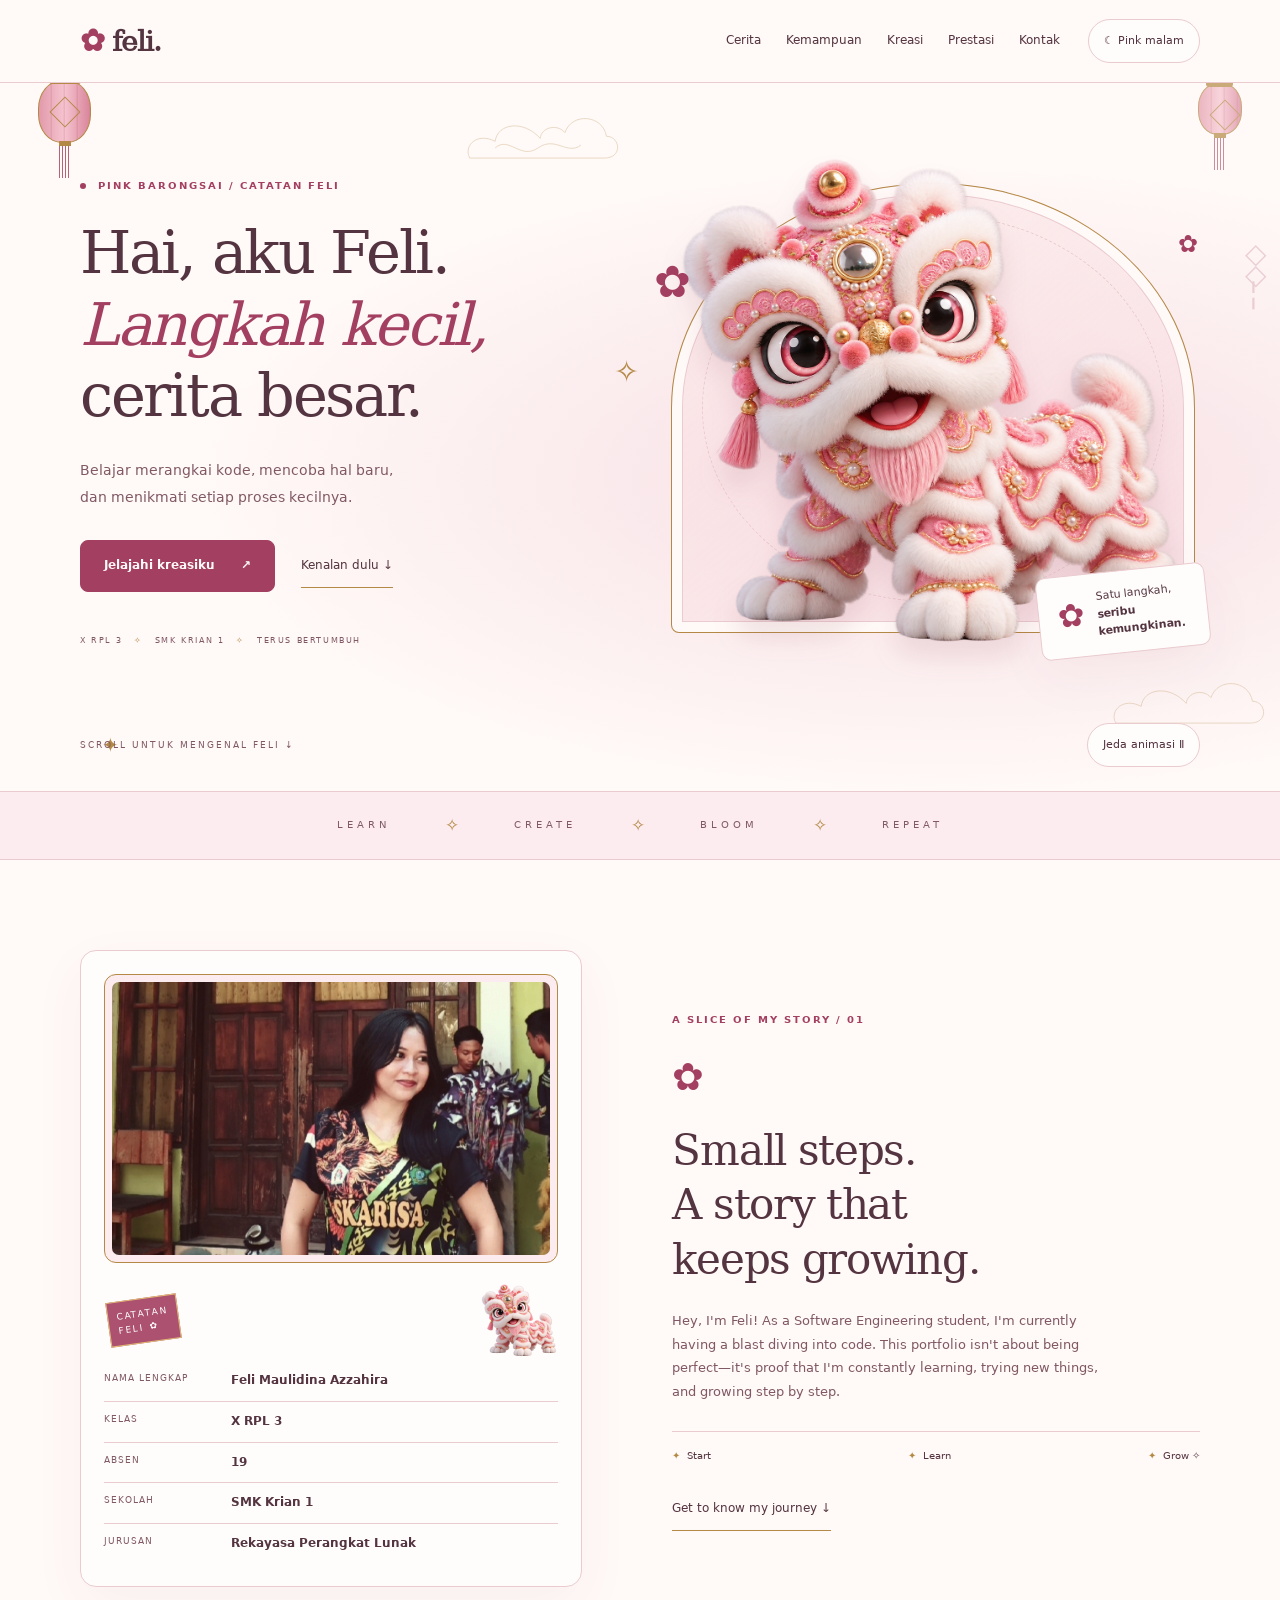
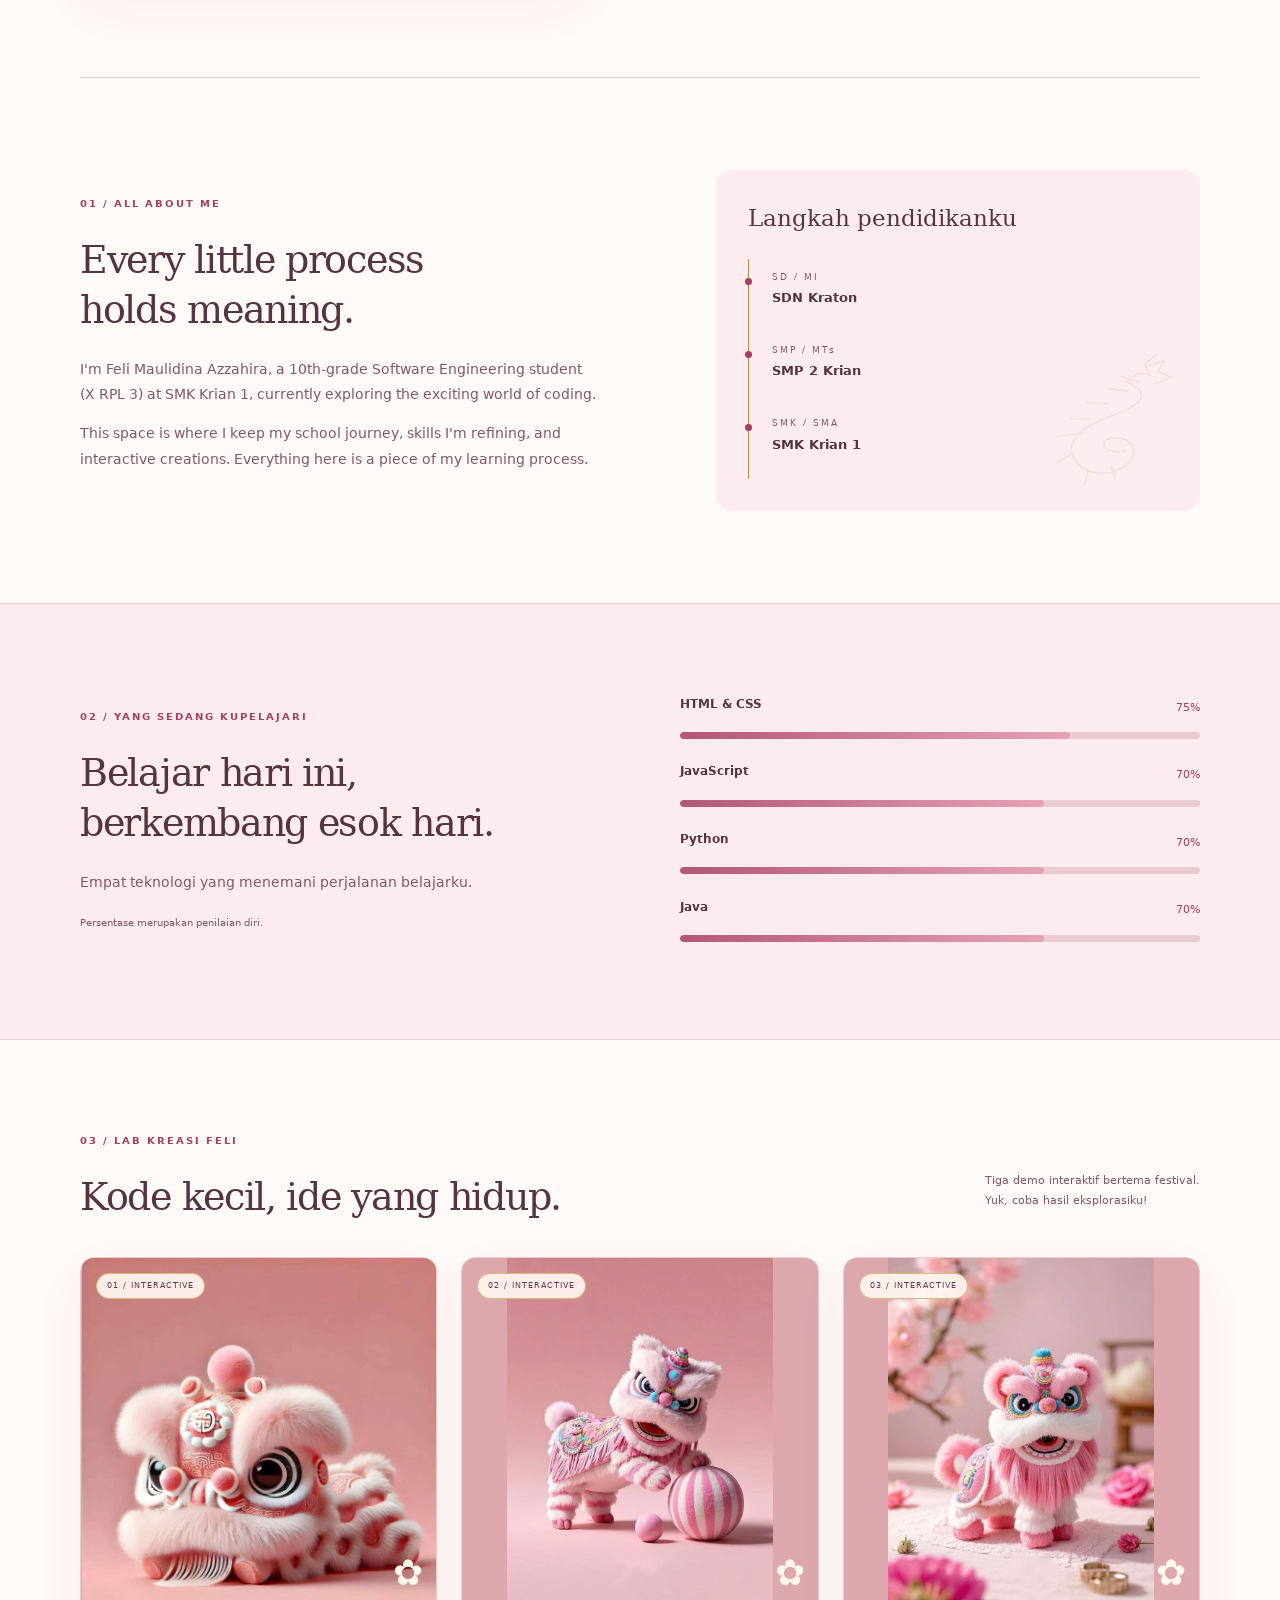
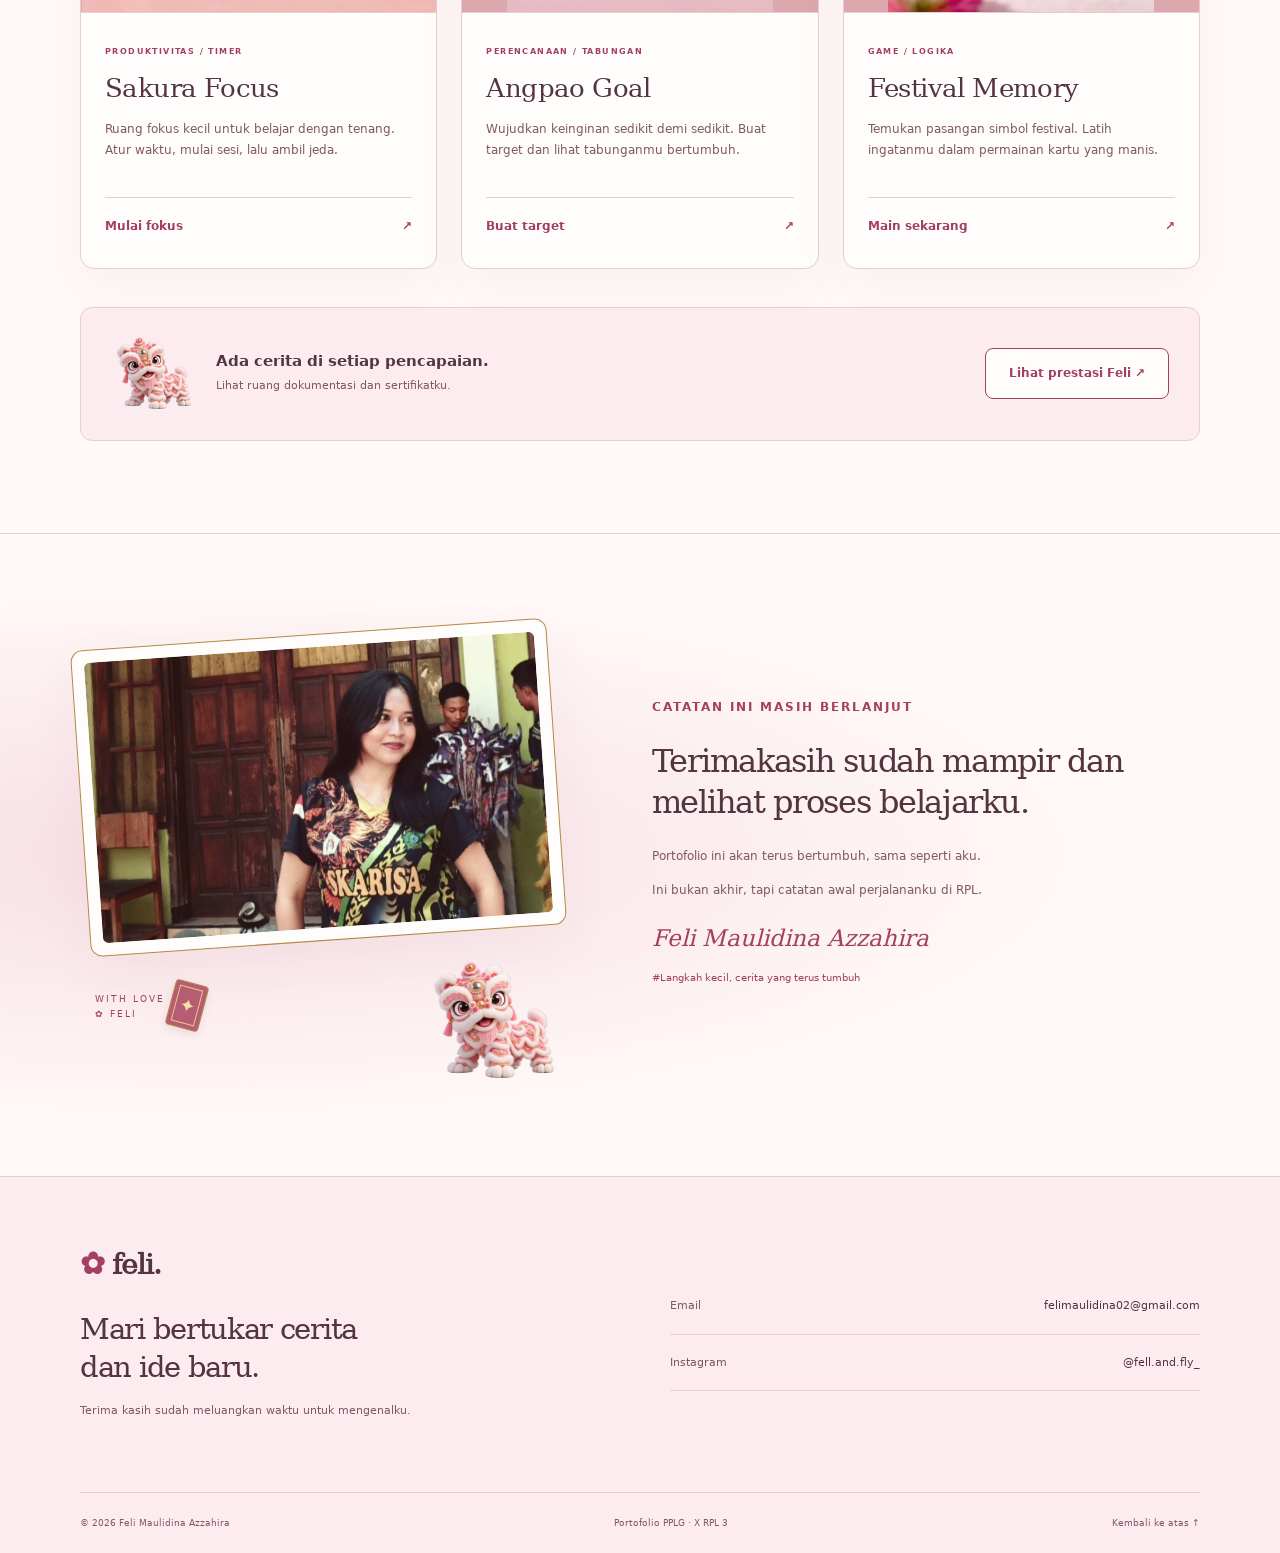
<file: portfolio-barongsai-pink/index.html>
<!DOCTYPE html>
<html lang="id">
<head>
<meta charset="UTF-8">
<meta name="viewport" content="width=device-width, initial-scale=1.0">
<meta name="theme-color" content="#fcf2f5">
<meta name="description" content="Kenali Feli Maulidina Azzahira, siswi X RPL 3 SMK Krian 1. Profil, keterampilan, demo proyek sederhana, dan galeri prestasi.">
<title>Feli | Pink Barongsai — Chinese Aesthetic Portfolio</title>
<link rel="icon" href="assets/favicon.svg" type="image/svg+xml">
<link rel="stylesheet" href="style.css">
<script src="config.js" defer>
</script>
<script src="common.js" defer>
</script>
<script src="experience.js" defer>
</script>
<script src="script.js" defer>
</script>
</head>
<body>
<div class="scroll-progress" aria-hidden="true">
</div>
<div class="petals" aria-hidden="true">
</div>
<a class="skip" href="#utama">Lewati menu</a>
<header class="header">
<div class="container nav-wrap">
<a class="brand" href="index.html">
<span aria-hidden="true">✿</span> feli.</a>
<button class="menu-toggle" aria-controls="navigasi" aria-expanded="false" hidden>Menu ☰</button>
<nav id="navigasi" aria-label="Menu utama">
<a href="index.html#profil">Cerita</a>
<a href="index.html#bekal">Kemampuan</a>
<a href="index.html#karya">Kreasi</a>
<a href="prestasi.html">Prestasi</a>
<a href="#kontak">Kontak</a>
</nav>
<button class="theme-toggle" aria-pressed="false" type="button" hidden>☾ Pink malam</button>
</div>
</header>
<main id="utama">
<section class="festival-hero">
<div class="festival-decor" aria-hidden="true">
<span class="lantern lantern-one">
<i>
</i>
</span>
<span class="lantern lantern-two">
<i>
</i>
</span>
<svg class="chinese-cloud cloud-one" viewBox="0 0 220 80">
<path d="M12 62h185c26 0 22-30 3-30-5-30-48-33-57-5-11-13-33-7-34 8C86 9 50 14 47 39 22 26 3 45 12 62Z"/>
<path d="M47 48c19-17 35 17 59 0s40 11 59-4"/>
</svg>
<svg class="chinese-cloud cloud-two" viewBox="0 0 220 80">
<path d="M12 62h185c26 0 22-30 3-30-5-30-48-33-57-5-11-13-33-7-34 8C86 9 50 14 47 39 22 26 3 45 12 62Z"/>
</svg>
<span class="spark spark-one">✧</span>
<span class="spark spark-two">✦</span>
<span class="chinese-knot">◇<br>◇<br>╎</span>
</div>
<div class="container hero-layout">
<div class="introduction">
<p class="eyebrow">
<span class="tiny-dot">
</span> PINK BARONGSAI / CATATAN FELI</p>
<h1>Hai, aku Feli.<br>
<em>Langkah kecil,</em>
<br>cerita besar.</h1>
<p class="hero-description">Belajar merangkai kode, mencoba hal baru,<br>dan menikmati setiap proses kecilnya.</p>
<div class="hero-actions">
<a class="button" href="#karya">Jelajahi kreasiku <span>↗</span>
</a>
<a class="plain-link" href="#profil">Kenalan dulu ↓</a>
</div>
<p class="hero-meta">X RPL 3 <span>✧</span> SMK KRIAN 1 <span>✧</span> TERUS BERTUMBUH</p>
</div>
<div class="hero-art" aria-label="Barongsai pink menyambutmu">
<div class="moon-gate">
</div>

<img class="mascot hero-lion" data-art="mascot" alt="" aria-hidden="true" width="400" height="370" loading="eager" fetchpriority="high">
<div class="hero-sticker">
<span>✿</span> Satu langkah,<br>
<strong>seribu kemungkinan.</strong>
</div>
<span class="art-petal petal-a">✿</span>
<span class="art-petal petal-b">✿</span>
</div>
</div>
<div class="container hero-bottom">
<span>SCROLL UNTUK MENGENAL FELI ↓</span>
<button class="motion-toggle" type="button" aria-pressed="false" hidden>Jeda animasi Ⅱ</button>
</div>
</section>
<div class="festival-ribbon" aria-hidden="true">
<span>LEARN</span> ✧ <span>CREATE</span> ✧ <span>BLOOM</span> ✧ <span>REPEAT</span>
</div>
<section class="container identity-story" aria-label="Kenalan dengan Feli">
<article class="identity-card">
<div class="identity-top">
<div class="photo-circle photo-frame">
<div id="profile-initials" role="img" aria-label="Inisial Feli Maulidina Azzahira">FA</div>
<img id="profile-photo" data-photo="profile" alt="Foto asli Feli Maulidina Azzahira" width="836" height="522" hidden>
</div>
<img class="mascot frame-lion" data-art="mascot" alt="" aria-hidden="true" width="400" height="370" loading="lazy">
<span class="small-stamp" aria-hidden="true">CATATAN<br>FELI ✿</span>
</div>
<dl class="identity-list">
<div>
<dt>NAMA LENGKAP</dt>
<dd>Feli Maulidina Azzahira</dd>
</div>
<div>
<dt>KELAS</dt>
<dd>X RPL 3</dd>
</div>
<div>
<dt>ABSEN</dt>
<dd>19</dd>
</div>
<div>
<dt>SEKOLAH</dt>
<dd>SMK Krian 1</dd>
</div>
<div>
<dt>JURUSAN</dt>
<dd>Rekayasa Perangkat Lunak</dd>
</div>
</dl>
</article>
<aside class="trail-note">
<span class="note-label">A SLICE OF MY STORY / 01</span>
<span class="flower" aria-hidden="true">✿</span>
<h2>Small steps.<br>A story that<br>keeps growing.</h2>
<p>Hey, I'm Feli! As a Software Engineering student, I'm currently having a blast diving into code. This portfolio isn't about being perfect—it's proof that I'm constantly learning, trying new things, and growing step by step.</p>
<div class="trail-line" aria-hidden="true">
<span>Start</span>
<span>Learn</span>
<span>Grow ✧</span>
</div>
<a class="plain-link" href="#profil">Get to know my journey ↓</a>
</aside>
</section>
<section id="profil" class="container section about">
<div>
<p class="eyebrow">01 / ALL ABOUT ME</p>
<h2>Every little process<br>holds meaning.</h2>
<p>I'm Feli Maulidina Azzahira, a 10th-grade Software Engineering student (X RPL 3) at SMK Krian 1, currently exploring the exciting world of coding.</p>
<p>This space is where I keep my school journey, skills I'm refining, and interactive creations. Everything here is a piece of my learning process.</p>
</div>
<div class="school-panel">
<svg class="dragon-ornament" viewBox="0 0 240 240" aria-hidden="true">
<path d="M195 24l-17 16 7 13-17-2-14 12 15 9c25 28-60 36-84 65-27 35 26 67 65 42 25-17 10-44-17-39-25 4-4 26 20 17M183 41l22-7-9 15 19 8-24 9M171 63l-26-8m11 21-29-4m0 21-29-2m5 23-27-1m9 21-29 4m23 22-21 14m42 8-5 24m36-28 7 18"/>
</svg>
<h3>Langkah pendidikanku</h3>
<ol class="school-list">
<li>
<span>SD / MI</span>
<strong>SDN Kraton</strong>
</li>
<li>
<span>SMP / MTs</span>
<strong>SMP 2 Krian</strong>
</li>
<li>
<span>SMK / SMA</span>
<strong>SMK Krian 1</strong>
</li>
</ol>
</div>
</section>
<section id="bekal" class="skills-section">
<div class="container section skill-layout">
<div>
<p class="eyebrow">02 / YANG SEDANG KUPELAJARI</p>
<h2>Belajar hari ini,<br>berkembang esok hari.</h2>
<p>Empat teknologi yang menemani perjalanan belajarku.</p>
<small class="skill-note">Persentase merupakan penilaian diri.</small>
</div>
<div class="skill-list">
<div class="skill">
<div>
<h3>HTML &amp; CSS</h3>
<span>75%</span>
</div>
<progress value="75" max="100" aria-label="HTML &amp; CSS 75 persen">75%</progress>
</div>
<div class="skill">
<div>
<h3>JavaScript</h3>
<span>70%</span>
</div>
<progress value="70" max="100" aria-label="JavaScript 70 persen">70%</progress>
</div>
<div class="skill">
<div>
<h3>Python</h3>
<span>70%</span>
</div>
<progress value="70" max="100" aria-label="Python 70 persen">70%</progress>
</div>
<div class="skill">
<div>
<h3>Java</h3>
<span>70%</span>
</div>
<progress value="70" max="100" aria-label="Java 70 persen">70%</progress>
</div>
</div>
</div>
</section>
<section id="karya" class="container section">
<div class="section-heading">
<div>
<p class="eyebrow">03 / LAB KREASI FELI</p>
<h2>Kode kecil, ide yang hidup.</h2>
</div>
<p>Tiga demo interaktif bertema festival.<br>Yuk, coba hasil eksplorasiku!</p>
</div>
<div class="projects">
<article class="project">
<div class="project-visual photo-frame">
<img data-photo="portfolio1" alt="Thumbnail Sakura Focus: Barongsai pink dan putih" width="736" height="736" loading="lazy">
<span class="project-number">01 / INTERACTIVE</span>
<span class="project-flower" aria-hidden="true">✿</span>
</div>
<div class="project-body">
<span class="tag">PRODUKTIVITAS / TIMER</span>
<h3>Sakura Focus</h3>
<p>Ruang fokus kecil untuk belajar dengan tenang. Atur waktu, mulai sesi, lalu ambil jeda.</p>
<button class="demo-button" data-demo="focus" hidden>Mulai fokus <span>↗</span>
</button>
</div>
</article>
<article class="project">
<div class="project-visual photo-frame">
<img data-photo="portfolio2" alt="Thumbnail Angpao Goal: Barongsai pink dan putih" width="736" height="736" loading="lazy">
<span class="project-number">02 / INTERACTIVE</span>
<span class="project-flower" aria-hidden="true">✿</span>
</div>
<div class="project-body">
<span class="tag">PERENCANAAN / TABUNGAN</span>
<h3>Angpao Goal</h3>
<p>Wujudkan keinginan sedikit demi sedikit. Buat target dan lihat tabunganmu bertumbuh.</p>
<button class="demo-button" data-demo="goal" hidden>Buat target <span>↗</span>
</button>
</div>
</article>
<article class="project">
<div class="project-visual photo-frame">
<img data-photo="portfolio3" alt="Thumbnail Festival Memory: Barongsai pink dan putih" width="736" height="736" loading="lazy">
<span class="project-number">03 / INTERACTIVE</span>
<span class="project-flower" aria-hidden="true">✿</span>
</div>
<div class="project-body">
<span class="tag">GAME / LOGIKA</span>
<h3>Festival Memory</h3>
<p>Temukan pasangan simbol festival. Latih ingatanmu dalam permainan kartu yang manis.</p>
<button class="demo-button" data-demo="memory" hidden>Main sekarang <span>↗</span>
</button>
</div>
</article>
</div>
<div class="achievement-cta">
<img class="mascot cta-lion" data-art="mascot" alt="" aria-hidden="true" width="400" height="370" loading="lazy">
<div>
<h3>Ada cerita di setiap pencapaian.</h3>
<p>Lihat ruang dokumentasi dan sertifikatku.</p>
</div>
<a class="button secondary" href="prestasi.html">Lihat prestasi Feli ↗</a>
</div>
<noscript>
<p>Aktifkan JavaScript untuk mencoba proyek interaktif.</p>
</noscript>
</section>
<section class="closing-section">
<div class="container closing-layout">
<div class="closing-visual">
<div class="closing-photo photo-frame">
<img data-photo="closing" alt="Foto penutup Feli Maulidina Azzahira" width="836" height="522" loading="lazy">
</div>
<img class="mascot closing-lion" data-art="mascot" alt="" aria-hidden="true" width="400" height="370" loading="lazy">
<span class="angpao-ornament" aria-hidden="true"></span><span class="closing-seal">WITH LOVE<br>✿ FELI</span>
</div>
<div class="closing-copy">
<p class="eyebrow">CATATAN INI MASIH BERLANJUT</p>
<h2>Terimakasih sudah mampir dan melihat proses belajarku.</h2>
<p>Portofolio ini akan terus bertumbuh, sama seperti aku.</p>
<p>Ini bukan akhir, tapi catatan awal perjalananku di RPL.</p>
<span class="signature">Feli Maulidina Azzahira</span>
<p class="closing-hashtag">#Langkah kecil, cerita yang terus tumbuh</p>
</div>
</div>
</section>
</main>
<footer id="kontak">
<div class="container footer-content">
<div>
<a class="brand" href="index.html">
<span aria-hidden="true">✿</span> feli.</a>
<h2>Mari bertukar cerita<br>dan ide baru.</h2>
<p>Terima kasih sudah meluangkan waktu untuk mengenalku.</p>
</div>
<div class="contact-details">
<div class="contact-line">
<span>Email</span>
<span id="email-contact">
<a href="mailto:felimaulidina02@gmail.com">felimaulidina02@gmail.com</a>
</span>
</div>
<div class="contact-line">
<span>Instagram</span>
<span id="social-contact">
<a href="https://www.instagram.com/fell.and.fly_/">@fell.and.fly_</a>
</span>
</div>
</div>
</div>
<div class="container footer-bottom">
<span>© <span id="year">2026</span> Feli Maulidina Azzahira</span>
<span>Portofolio PPLG · X RPL 3</span>
<a href="#utama">Kembali ke atas ↑</a>
</div>
</footer>
<dialog id="demo-dialog" aria-labelledby="demo-title">
<div class="dialog-head">
<span>RUANG LATIHAN</span>
<button id="close-dialog" type="button" aria-label="Tutup proyek">×</button>
</div>
<h2 id="demo-title">
</h2>
<div id="demo-content">
</div>
</dialog>
</body>
</html>
</file>
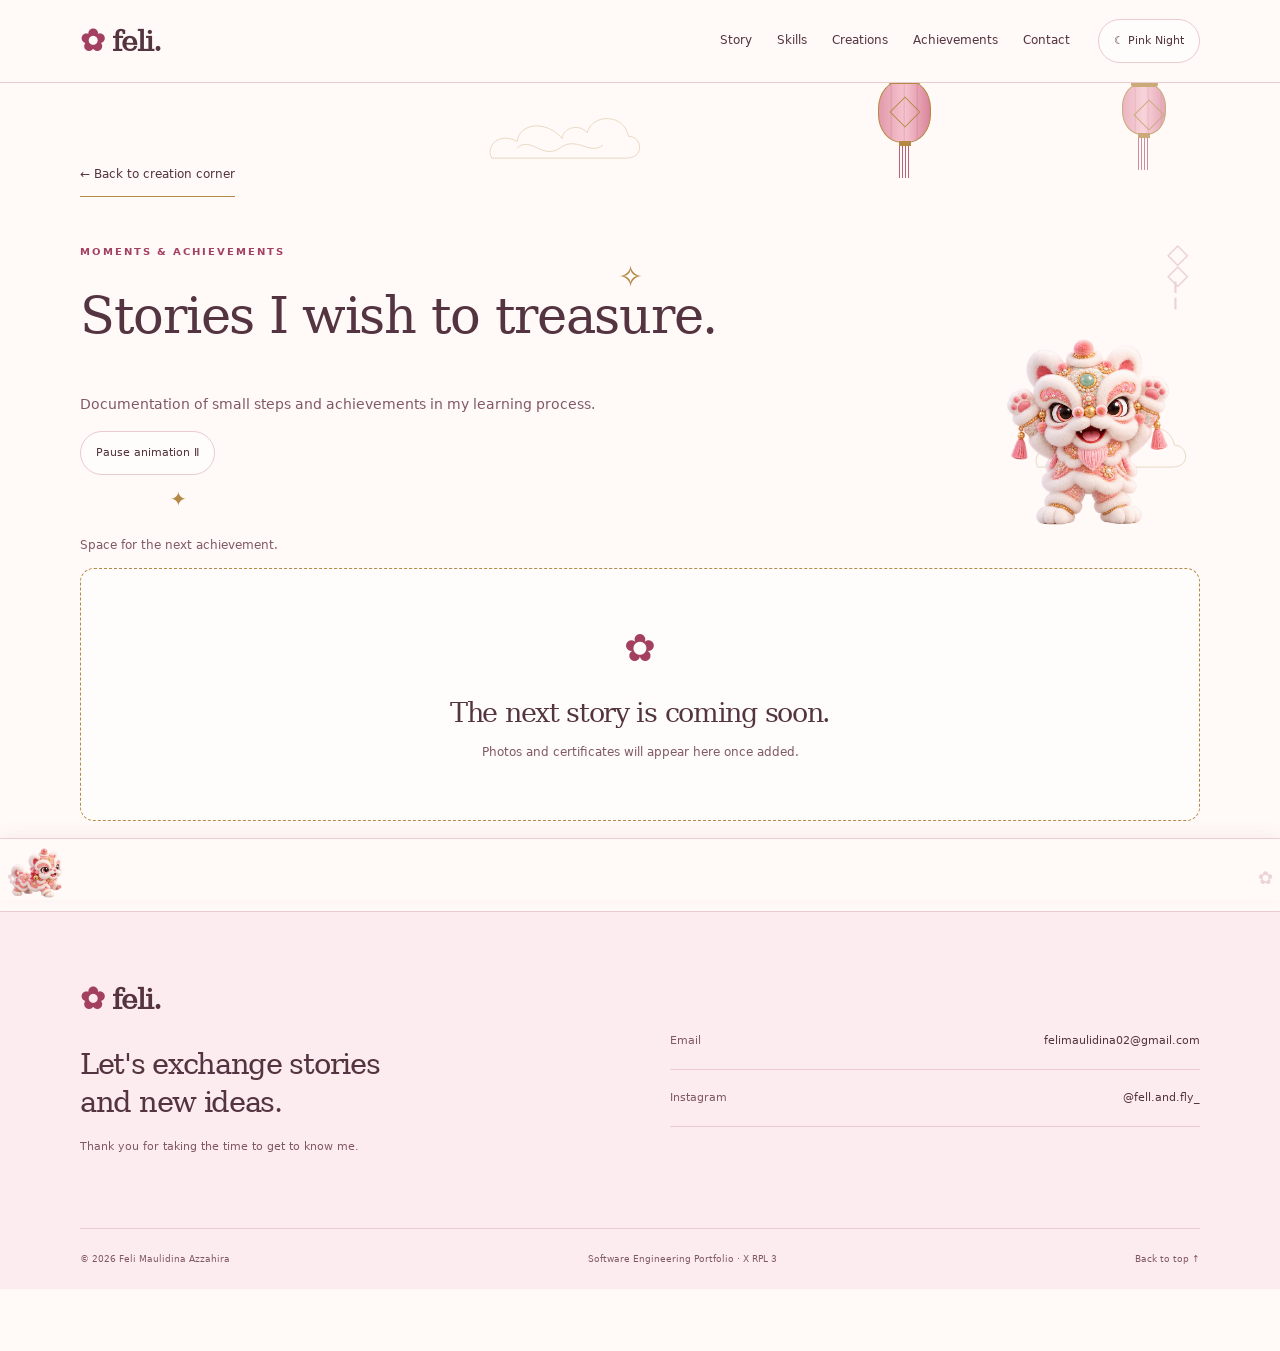
<file: prestasi.html>
<!DOCTYPE html>
<html lang="en">
<head>
<meta charset="UTF-8">
<meta name="viewport" content="width=device-width, initial-scale=1.0">
<meta name="theme-color" content="#fcf2f5">
<meta name="description" content="Discover Feli Maulidina Azzahira, a student of X RPL 3 SMK Krian 1. Profile, skills, simple project demos, and achievements gallery.">
<title>Feli Maulidina Azzahira | Achievements Gallery</title>
<link rel="icon" href="assets/favicon.svg" type="image/svg+xml">
<link rel="stylesheet" href="style.css">
<script src="config.js" defer>
</script>
<script src="common.js" defer>
</script>
<script src="experience.js" defer>
</script>
<script src="prestasi.js" defer>
</script>
</head>
<body>
<div class="scroll-progress" aria-hidden="true">
</div>
<div class="petals" aria-hidden="true">
</div>
<a class="skip" href="#utama">Skip menu</a>
<header class="header">
<div class="container nav-wrap">
<a class="brand" href="index.html">
<span aria-hidden="true">✿</span> feli.</a>
<button class="menu-toggle" aria-controls="navigasi" aria-expanded="false" hidden>Menu ☰</button>
<nav id="navigasi" aria-label="Main menu">
<a href="index.html#profil">Story</a>
<a href="index.html#bekal">Skills</a>
<a href="index.html#karya">Creations</a>
<a href="prestasi.html">Achievements</a>
<a href="#kontak">Contact</a>
</nav>
<button class="theme-toggle" aria-pressed="false" type="button" hidden>☾ Pink Night</button>
</div>
</header>
<main id="utama">
<section class="container gallery-intro">
<div class="festival-decor" aria-hidden="true">
<span class="lantern lantern-one">
<i>
</i>
</span>
<span class="lantern lantern-two">
<i>
</i>
</span>
<svg class="chinese-cloud cloud-one" viewBox="0 0 220 80">
<path d="M12 62h185c26 0 22-30 3-30-5-30-48-33-57-5-11-13-33-7-34 8C86 9 50 14 47 39 22 26 3 45 12 62Z"/>
<path d="M47 48c19-17 35 17 59 0s40 11 59-4"/>
</svg>
<svg class="chinese-cloud cloud-two" viewBox="0 0 220 80">
<path d="M12 62h185c26 0 22-30 3-30-5-30-48-33-57-5-11-13-33-7-34 8C86 9 50 14 47 39 22 26 3 45 12 62Z"/>
</svg>
<span class="spark spark-one">✧</span>
<span class="spark spark-two">✦</span>
<span class="chinese-knot">◇<br>◇<br>╎</span>
</div>
<span class="lion-sprite sprite-white gallery-friend" aria-hidden="true"><img data-art="friends" alt="" width="2048" height="683" loading="lazy"></span>
<a class="plain-link" href="index.html#karya">← Back to creation corner</a>
<p class="eyebrow">MOMENTS &amp; ACHIEVEMENTS</p>
<h1>Stories I wish to treasure.</h1>
<p>Documentation of small steps and achievements in my learning process.</p>
<button class="motion-toggle" type="button" aria-pressed="false" hidden>Pause animation Ⅱ</button>
</section>
<section class="container gallery-section" aria-label="Achievements gallery">
<p id="gallery-status" role="status">Preparing images…</p>
<div id="achievement-grid" class="achievement-grid" aria-busy="true">
</div>
<div id="achievement-empty" class="achievement-empty" hidden>
<span aria-hidden="true">✿</span>
<h2>The next story is coming soon.</h2>
<p>Photos and certificates will appear here once added.</p>
</div>
<noscript>
<p>Enable JavaScript to open the gallery.</p>
</noscript>
</section>
</main>
<footer id="kontak">
<div class="container footer-content">
<div>
<a class="brand" href="index.html">
<span aria-hidden="true">✿</span> feli.</a>
<h2>Let's exchange stories<br>and new ideas.</h2>
<p>Thank you for taking the time to get to know me.</p>
</div>
<div class="contact-details">
<div class="contact-line">
<span>Email</span>
<span id="email-contact">
<a href="mailto:felimaulidina02@gmail.com">felimaulidina02@gmail.com</a>
</span>
</div>
<div class="contact-line">
<span>Instagram</span>
<span id="social-contact">
<a href="https://www.instagram.com/fell.and.fly_/">@fell.and.fly_</a>
</span>
</div>
</div>
</div>
<div class="container footer-bottom">
<span>© <span id="year">2026</span> Feli Maulidina Azzahira</span>
<span>Software Engineering Portfolio · X RPL 3</span>
<a href="#utama">Back to top ↑</a>
</div>
</footer>
<dialog id="achievement-viewer" class="achievement-viewer" aria-labelledby="viewer-title">
<div class="dialog-head">
<h2 id="viewer-title">Documentation</h2>
<button id="close-viewer" type="button" aria-label="Close photo">×</button>
</div>
<img id="viewer-image" alt="">
<a id="original-image" class="plain-link" target="_blank" rel="noopener">Open full image ↗</a>
</dialog>
<div class="edge-walk" aria-hidden="true"><div class="edge-traveler"><div class="walker-facing"><span class="lion-sprite sprite-walker walking-friend" aria-hidden="true"><img data-art="friends" alt="" width="2048" height="683" loading="lazy"></span></div></div><span class="edge-flower flower-left">✿</span><span class="edge-flower flower-right">✿</span></div>
</body>
</html>
</file>
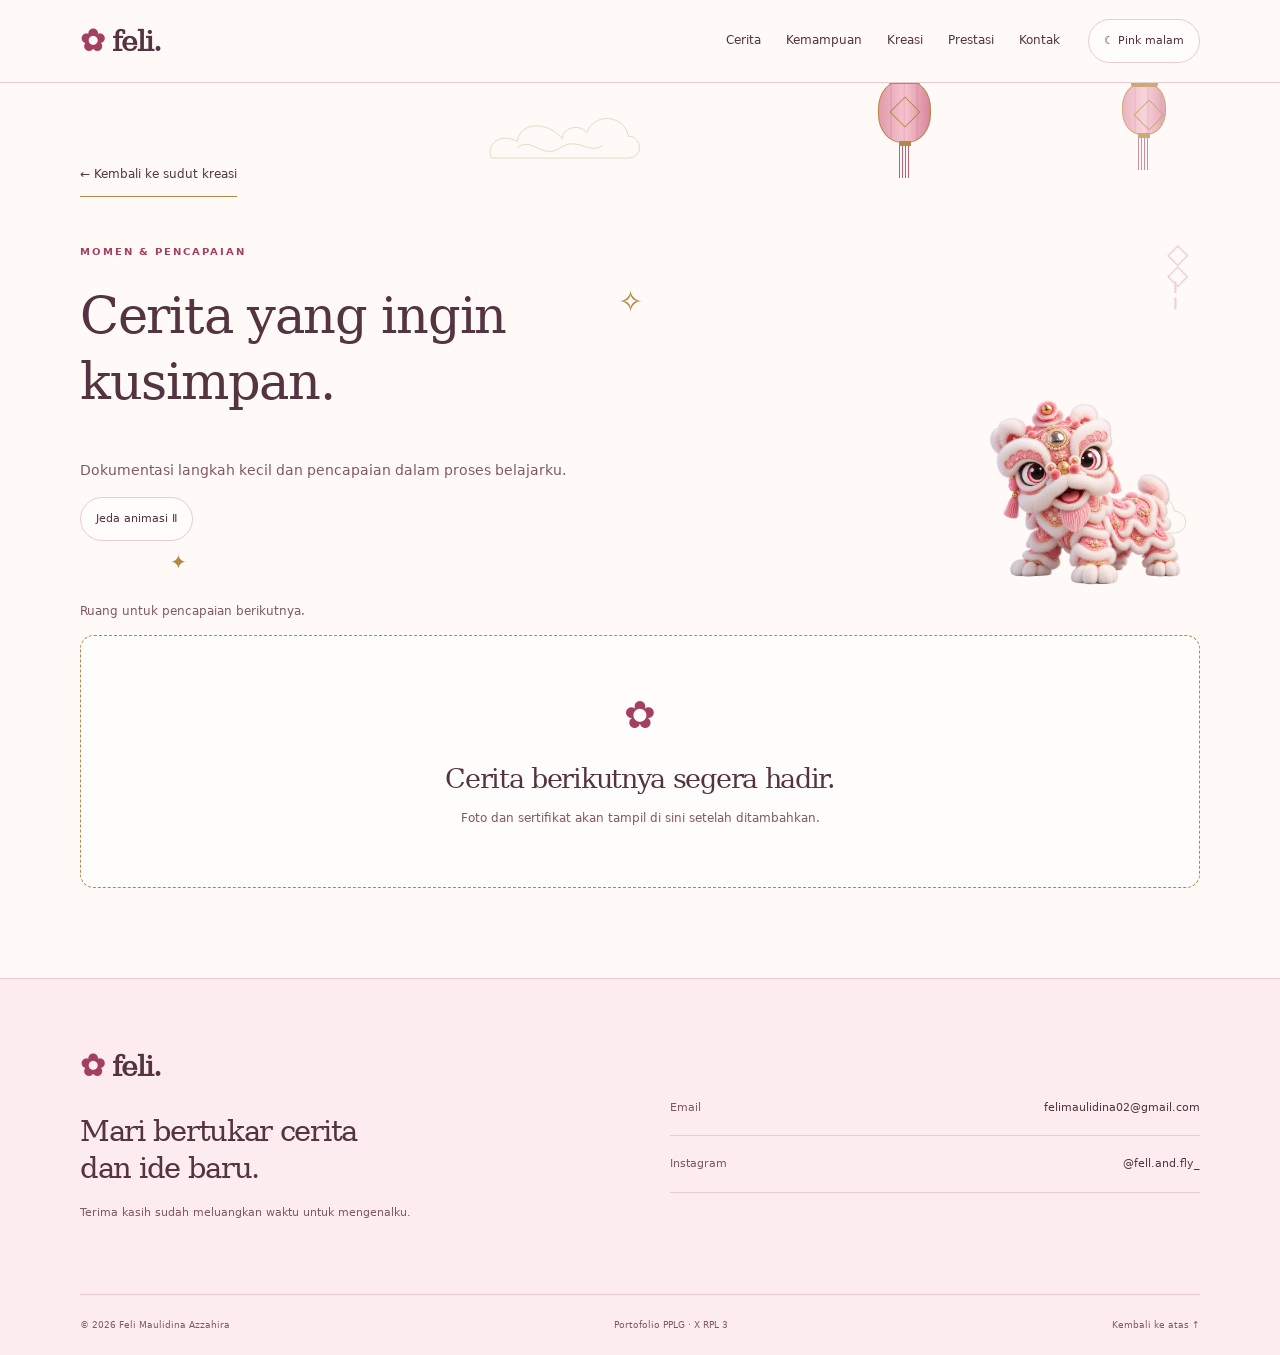
<file: portfolio-barongsai-pink/prestasi.html>
<!DOCTYPE html>
<html lang="id">
<head>
<meta charset="UTF-8">
<meta name="viewport" content="width=device-width, initial-scale=1.0">
<meta name="theme-color" content="#fcf2f5">
<meta name="description" content="Kenali Feli Maulidina Azzahira, siswa X RPL 3 SMK Krian 1. Profil, keterampilan, demo proyek sederhana, dan galeri prestasi.">
<title>Feli Maulidina Azzahira | Galeri Prestasi</title>
<link rel="icon" href="assets/favicon.svg" type="image/svg+xml">
<link rel="stylesheet" href="style.css">
<script src="config.js" defer>
</script>
<script src="common.js" defer>
</script>
<script src="experience.js" defer>
</script>
<script src="prestasi.js" defer>
</script>
</head>
<body>
<div class="scroll-progress" aria-hidden="true">
</div>
<div class="petals" aria-hidden="true">
</div>
<a class="skip" href="#utama">Lewati menu</a>
<header class="header">
<div class="container nav-wrap">
<a class="brand" href="index.html">
<span aria-hidden="true">✿</span> feli.</a>
<button class="menu-toggle" aria-controls="navigasi" aria-expanded="false" hidden>Menu ☰</button>
<nav id="navigasi" aria-label="Menu utama">
<a href="index.html#profil">Cerita</a>
<a href="index.html#bekal">Kemampuan</a>
<a href="index.html#karya">Kreasi</a>
<a href="prestasi.html">Prestasi</a>
<a href="#kontak">Kontak</a>
</nav>
<button class="theme-toggle" aria-pressed="false" type="button" hidden>☾ Pink malam</button>
</div>
</header>
<main id="utama">
<section class="container gallery-intro">
<div class="festival-decor" aria-hidden="true">
<span class="lantern lantern-one">
<i>
</i>
</span>
<span class="lantern lantern-two">
<i>
</i>
</span>
<svg class="chinese-cloud cloud-one" viewBox="0 0 220 80">
<path d="M12 62h185c26 0 22-30 3-30-5-30-48-33-57-5-11-13-33-7-34 8C86 9 50 14 47 39 22 26 3 45 12 62Z"/>
<path d="M47 48c19-17 35 17 59 0s40 11 59-4"/>
</svg>
<svg class="chinese-cloud cloud-two" viewBox="0 0 220 80">
<path d="M12 62h185c26 0 22-30 3-30-5-30-48-33-57-5-11-13-33-7-34 8C86 9 50 14 47 39 22 26 3 45 12 62Z"/>
</svg>
<span class="spark spark-one">✧</span>
<span class="spark spark-two">✦</span>
<span class="chinese-knot">◇<br>◇<br>╎</span>
</div>
<img class="mascot gallery-lion" data-art="mascot" alt="" aria-hidden="true" width="400" height="370" loading="lazy">
<a class="plain-link" href="index.html#karya">← Kembali ke sudut kreasi</a>
<p class="eyebrow">MOMEN & PENCAPAIAN</p>
<h1>Cerita yang ingin kusimpan.</h1>
<p>Dokumentasi langkah kecil dan pencapaian dalam proses belajarku.</p>
<button class="motion-toggle" type="button" aria-pressed="false" hidden>Jeda animasi Ⅱ</button>
</section>
<section class="container gallery-section" aria-label="Galeri prestasi">
<p id="gallery-status" role="status">Menyiapkan gambar…</p>
<div id="achievement-grid" class="achievement-grid" aria-busy="true">
</div>
<div id="achievement-empty" class="achievement-empty" hidden>
<span aria-hidden="true" >✿</span>
<h2>Cerita berikutnya segera hadir.</h2>
<p>Foto dan sertifikat akan tampil di sini setelah ditambahkan.</p>
</div>
<noscript>
<p>Aktifkan JavaScript untuk membuka galeri.</p>
</noscript>
</section>
</main>
<footer id="kontak">
<div class="container footer-content">
<div>
<a class="brand" href="index.html">
<span aria-hidden="true">✿</span> feli.</a>
<h2>Mari bertukar cerita<br>dan ide baru.</h2>
<p>Terima kasih sudah meluangkan waktu untuk mengenalku.</p>
</div>
<div class="contact-details">
<div class="contact-line">
<span>Email</span>
<span id="email-contact">
<a href="mailto:felimaulidina02@gmail.com">felimaulidina02@gmail.com</a>
</span>
</div>
<div class="contact-line">
<span>Instagram</span>
<span id="social-contact">
<a href="https://www.instagram.com/fell.and.fly_/">@fell.and.fly_</a>
</span>
</div>
</div>
</div>
<div class="container footer-bottom">
<span>© <span id="year">2026</span> Feli Maulidina Azzahira</span>
<span>Portofolio PPLG · X RPL 3</span>
<a href="#utama">Kembali ke atas ↑</a>
</div>
</footer>
<dialog id="achievement-viewer" class="achievement-viewer" aria-labelledby="viewer-title">
<div class="dialog-head">
<h2 id="viewer-title">Dokumentasi</h2>
<button id="close-viewer" type="button" aria-label="Tutup foto">×</button>
</div>
<img id="viewer-image" alt="">
<a id="original-image" class="plain-link" target="_blank" rel="noopener">Buka gambar penuh ↗</a>
</dialog>
</body>
</html>
</file>
<file: portfolio-barongsai-pink/style.css>
@font-face{font-family:Feli Sans;src:url('assets/fonts/DejaVuSans-Regular.woff') format('woff');font-weight:400;font-display:swap}
@font-face{font-family:Feli Sans;src:url('assets/fonts/DejaVuSans-Bold.woff') format('woff');font-weight:700;font-display:swap}
@font-face{font-family:Feli Serif;src:url('assets/fonts/DejaVuSerif-Regular.woff') format('woff');font-display:swap}
:root{--bg:#fff9f7;--surface:#fffdfb;--pink:#f7dee4;--pink-soft:#fcecf0;--ink:#543440;--muted:#805965;--accent:#a33f61;--accent-hover:#852d4b;--gold:#b48945;--line:#eacbd0;--shadow:0 18px 55px #8637520c;--serif:'Feli Serif',Georgia,serif;--sans:'Feli Sans',Arial,sans-serif}
*{box-sizing:border-box}html{scroll-behavior:smooth;scroll-padding-top:100px}body{margin:0;background:var(--bg);color:var(--ink);font-family:var(--sans);font-size:14px;line-height:1.8;overflow-x:clip}body[data-theme=dark]{--bg:#291d27;--surface:#352631;--pink:#49303e;--pink-soft:#3c2936;--ink:#fff0ee;--muted:#dcc0c9;--accent:#f4a7bd;--accent-hover:#ffc9d8;--gold:#ddb77a;--line:#674450;--shadow:0 18px 55px #0002}h1,h2,h3,p{margin-top:0}h1,h2{font-family:var(--serif);font-weight:400;line-height:1.3;letter-spacing:-1.3px}h2{font-size:clamp(28px,3vw,42px);margin-bottom:22px}h3{font-size:18px;line-height:1.45}p{color:var(--muted)}a{color:inherit;text-decoration:none}button,input,textarea,select{font:inherit}button,a,input,select{touch-action:manipulation}button{cursor:pointer}button:disabled{cursor:default;opacity:.65}a,button{ -webkit-tap-highlight-color:transparent}button,a{transition:background .25s,color .25s,transform .25s,box-shadow .25s}button:focus-visible,a:focus-visible,input:focus-visible,select:focus-visible{outline:3px solid var(--gold);outline-offset:4px}img{max-width:100%;display:block}[hidden]{display:none!important}.container{width:min(1120px,calc(100% - 64px));margin-inline:auto}.section{padding-block:92px}.eyebrow,.tag,.note-label{font-size:10px;letter-spacing:2px;font-weight:700;color:var(--accent)}.eyebrow{margin-bottom:22px}.skip{position:fixed;top:-100px;left:20px;padding:12px;background:var(--surface);z-index:100}.skip:focus{top:10px}.header{position:sticky;top:0;z-index:30;background:var(--bg);border-bottom:1px solid var(--line)}.nav-wrap{display:flex;align-items:center;gap:28px;min-height:82px}.brand{font-family:var(--serif);font-size:28px;letter-spacing:-1px;font-weight:700}.brand span{color:var(--accent);font-size:30px}.nav-wrap nav{display:flex;gap:25px;margin-left:auto;font-size:12px}.nav-wrap nav a{padding:10px 0}.nav-wrap nav a:hover{color:var(--accent)}.theme-toggle,.menu-toggle,.motion-toggle{border:1px solid var(--line);border-radius:30px;padding:10px 15px;font-size:11px;background:var(--surface);color:var(--ink);min-height:44px}.menu-toggle{display:none}.scroll-progress{position:fixed;top:0;height:3px;background:var(--accent);width:100%;transform:scaleX(0);transform-origin:left;z-index:60}.button{display:inline-flex;align-items:center;justify-content:center;gap:26px;padding:14px 23px;min-height:48px;background:var(--accent);color:var(--bg);border:1px solid var(--accent);border-radius:8px;font-size:12px;font-weight:700}.button:hover{background:var(--accent-hover);transform:translateY(-3px);box-shadow:0 8px 22px #a33f6122}.button.secondary{background:var(--surface);color:var(--accent)}.plain-link{display:inline-flex;align-items:center;min-height:44px;font-size:12px;border-bottom:1px solid var(--gold)}.plain-link:hover{color:var(--accent)}
/* Hero: moon gate, lanterns and soft 3D lion. */
.festival-hero{position:relative;isolation:isolate;background:radial-gradient(ellipse at 74% 56%,var(--pink) 0,transparent 56%);overflow:hidden}.hero-layout{display:grid;grid-template-columns:1.05fr 1fr;align-items:center;min-height:640px;gap:25px;position:relative;z-index:2}.introduction{padding:52px 0 25px}.tiny-dot{display:inline-block;width:6px;height:6px;background:var(--accent);border-radius:50%;margin-right:7px}.introduction h1{font-size:clamp(42px,4.6vw,62px);margin-bottom:25px;line-height:1.22;letter-spacing:-2.3px}.introduction h1 em{font-weight:400;color:var(--accent)}.hero-description{font-size:14px;line-height:1.9}.hero-actions{display:flex;align-items:center;gap:26px;margin:30px 0}.hero-meta{font-size:8px;letter-spacing:1.6px;display:flex;align-items:center;gap:12px;margin-top:42px}.hero-meta span{color:var(--gold)}.hero-art{position:relative;height:510px;transform:translateY(var(--parallax,0px));min-width:0}.moon-gate{position:absolute;inset:35px 5px 25px;border:1px solid var(--gold);border-radius:50% 50% 8px 8px;background:linear-gradient(140deg,#fbe5e6aa,#f2c5d03b);box-shadow:inset 0 0 0 10px var(--bg),inset 0 0 0 11px var(--line)}.moon-gate:before{content:'';position:absolute;inset:30px;border:1px dashed var(--line);border-radius:50%}.mascot{object-fit:contain;pointer-events:none;user-select:none;animation:lion-dance 6s ease-in-out infinite}.hero-lion{position:absolute;width:103%;max-width:110%;height:auto;bottom:4px;left:-4%;filter:drop-shadow(0 17px 12px #8f4b5820)}.orbit-label{position:absolute;left:21%;top:15px;font-size:10px;letter-spacing:2px;transform:rotate(-7deg);color:var(--muted)}.hero-sticker{position:absolute;right:-8px;bottom:5px;border:1px solid var(--line);background:var(--surface);border-radius:10px;padding:14px 19px;font-size:11px;line-height:1.6;box-shadow:var(--shadow);transform:rotate(-6deg)}.hero-sticker span{float:left;font-size:32px;margin-right:12px;color:var(--accent)}.art-petal{position:absolute;color:var(--accent);font-size:44px;animation:float 7s ease-in-out infinite}.petal-a{left:-12px;top:94px}.petal-b{right:2px;top:75px;font-size:24px;animation-delay:-2s}.hero-bottom{display:flex;justify-content:space-between;align-items:center;padding-bottom:24px;position:relative;z-index:3}.hero-bottom>span{font-size:9px;letter-spacing:2px;color:var(--muted)}.festival-ribbon{display:flex;justify-content:center;align-items:center;gap:55px;border-block:1px solid var(--line);background:var(--pink-soft);padding:18px 20px;color:var(--gold);font-size:17px}.festival-ribbon span{font-size:10px;letter-spacing:4px;color:var(--muted)}
.festival-decor{position:absolute;inset:0;pointer-events:none;overflow:hidden;z-index:0}.lantern{position:absolute;width:53px;height:63px;top:-3px;border:1px solid var(--gold);border-radius:45%;background:repeating-linear-gradient(90deg,transparent 0 11px,#b85e7030 12px 13px),linear-gradient(90deg,#e29aaa,#f6c4d0,#d9859b);transform-origin:top center;animation:sway 7s ease-in-out infinite}.lantern:before{content:'';position:absolute;left:18%;width:64%;height:7px;top:-4px;border-radius:3px;background:var(--gold)}.lantern:after{content:'';position:absolute;left:calc(50% - 6px);width:12px;height:32px;bottom:-36px;border-top:5px solid var(--gold);background:repeating-linear-gradient(90deg,#b76278 0 1px,transparent 1px 3px)}.lantern i{position:absolute;width:22px;height:22px;left:15px;top:20px;border:1px solid #b48945;transform:rotate(45deg)}.lantern-one{left:3%}.lantern-two{right:3%;top:0;width:44px;height:52px;animation-delay:-3s;opacity:.7}.chinese-cloud{position:absolute;width:160px;fill:none;stroke:var(--gold);stroke-width:1.1;opacity:.35;animation:cloud-drift 14s ease-in-out infinite}.cloud-one{left:36%;top:30px}.cloud-two{right:1%;bottom:55px;animation-delay:-7s}.spark{position:absolute;color:var(--gold);animation:twinkle 4s ease-in-out infinite}.spark-one{left:48%;top:37%;font-size:30px}.spark-two{left:8%;bottom:4%;font-size:20px}.chinese-knot{position:absolute;right:1%;top:160px;color:var(--accent);font-size:28px;line-height:.75;opacity:.2}.petals{position:fixed;inset:0;overflow:hidden;pointer-events:none;z-index:31}.petals i{position:absolute;left:var(--x);top:-30px;width:9px;height:14px;border-radius:80% 0 75% 35%;background:#eaa2ba;opacity:0;animation:petal-fall var(--duration) linear var(--delay) infinite}.dragon-ornament{position:absolute;right:10px;bottom:0;width:175px;fill:none;stroke:var(--gold);stroke-width:2;opacity:.12;pointer-events:none}
/* Original identity, school and skills content retained. */
.identity-story{display:grid;grid-template-columns:1fr 1.05fr;gap:90px;padding-block:90px;align-items:center}.identity-card{background:var(--surface);border:1px solid var(--line);padding:23px;border-radius:16px;box-shadow:var(--shadow);position:relative}.identity-top{position:relative}.photo-circle{position:relative;background:var(--pink-soft);min-height:150px}.photo-frame{border:1px solid var(--gold);padding:7px;border-radius:12px;position:relative;background:var(--pink-soft)}.photo-circle img{width:100%;height:auto;object-fit:contain;border-radius:7px}.photo-circle #profile-initials{padding:50px;text-align:center;font-family:var(--serif);font-size:42px}.frame-lion{position:absolute;right:-34px;bottom:-34px;width:115px;height:auto;z-index:2;animation-delay:-2s}.small-stamp{position:absolute;top:17px;left:17px;font-size:9px;line-height:1.5;letter-spacing:2px;color:#fff;background:#a33f61e6;border:1px solid #e3bd76;padding:8px;transform:rotate(-8deg)}.identity-list{margin:23px 0 0}.identity-list>div{display:grid;grid-template-columns:115px 1fr;gap:12px;padding:9px 0;border-bottom:1px solid var(--line)}.identity-list>div:last-child{border:0}.identity-list dt{font-size:9px;letter-spacing:1px;color:var(--muted)}.identity-list dd{margin:0;font-size:12px;font-weight:700}.trail-note{position:relative}.flower{display:block;color:var(--accent);font-size:38px;margin:12px 0}.trail-note h2{font-size:42px}.trail-note p{font-size:13px;max-width:450px}.trail-line{display:flex;justify-content:space-between;gap:10px;font-size:10px;border-top:1px solid var(--line);padding-top:15px;margin:28px 0 22px}.trail-line span:before{content:'✦';color:var(--gold);margin-right:7px}.about{border-top:1px solid var(--line);display:grid;grid-template-columns:1.15fr 1fr;gap:80px;align-items:center}.about p{max-width:520px}.school-panel{background:var(--pink-soft);padding:32px;border-radius:16px;position:relative;overflow:hidden}.school-panel h3{font-family:var(--serif);font-weight:400;font-size:23px}.school-list{margin:0;padding:0;list-style:none;position:relative;z-index:1}.school-list li{border-left:1px solid var(--gold);padding:10px 0 22px 23px;position:relative}.school-list li:before{content:'';width:7px;height:7px;position:absolute;left:-4px;top:19px;background:var(--accent);border-radius:50%}.school-list span{display:block;font-size:9px;letter-spacing:2px;color:var(--muted)}.school-list strong{font-size:13px}.skills-section{background:var(--pink-soft);border-block:1px solid var(--line)}.skill-layout{display:grid;grid-template-columns:1fr 1fr;gap:80px;align-items:center}.skill-note{font-size:10px;color:var(--muted)}.skill{margin-bottom:19px}.skill:last-child{margin-bottom:0}.skill>div{display:flex;justify-content:space-between;align-items:center}.skill h3{font-size:12px;margin:0 0 6px}.skill span{font-size:11px;color:var(--accent)}progress{appearance:none;width:100%;height:7px;border:0;border-radius:20px;overflow:hidden;background:var(--line)}progress::-webkit-progress-bar{background:var(--line);border-radius:20px}progress::-webkit-progress-value{background:linear-gradient(90deg,#b45677,#e6a2b5);border-radius:20px}progress::-moz-progress-bar{background:#b45677;border-radius:20px}
/* Thumbnails supplied by the user. */
.section-heading{display:flex;justify-content:space-between;align-items:end;gap:25px;margin-bottom:35px}.section-heading h2{margin-bottom:0}.section-heading>p{font-size:11px;flex-shrink:0}.projects{display:grid;grid-template-columns:repeat(3,minmax(0,1fr));gap:24px}.project{min-width:0;background:var(--surface);border:1px solid var(--line);border-radius:14px;box-shadow:var(--shadow);transition:transform .3s,box-shadow .3s;overflow:hidden}.project:hover{transform:translateY(-7px);box-shadow:0 18px 35px #913e6118}.project-visual{padding:0;border:0;border-radius:0;border-bottom:1px solid var(--line);overflow:hidden;aspect-ratio:1/1}.project-visual img{width:100%;height:100%;object-fit:contain;background:#dca8ae;transition:transform .8s}.project:hover .project-visual img{transform:scale(1.035)}.project-number{position:absolute;top:15px;left:15px;background:#fff8f1e8;color:#66384c;padding:5px 10px;border:1px solid #dcb779;border-radius:20px;font-size:8px;letter-spacing:1px}.project-flower{position:absolute;right:13px;bottom:7px;color:#fff7e9;font-size:36px}.project-body{padding:24px}.tag{font-size:8px;letter-spacing:1.4px}.project h3{font:400 26px var(--serif);letter-spacing:-.6px;margin:10px 0 16px}.project p{font-size:12px;min-height:66px}.demo-button{display:flex;width:100%;justify-content:space-between;align-items:center;min-height:47px;border:0;border-top:1px solid var(--line);background:transparent;color:var(--accent);padding:13px 0 0;font-size:12px;font-weight:700}.demo-button:hover span{transform:translate(3px,-3px)}.demo-button span{transition:transform .25s}.achievement-cta{margin-top:38px;padding:27px 30px;display:flex;gap:23px;align-items:center;background:var(--pink-soft);border:1px solid var(--line);border-radius:12px}.achievement-cta h3{font-size:15px;margin:0 0 3px}.achievement-cta p{font-size:11px;margin:0}.achievement-cta .button{margin-left:auto;flex-shrink:0}.cta-lion{width:82px;height:78px;flex-shrink:0;animation-delay:-3s}
/* Closing photograph remains intact and uncropped. */
.closing-section{padding:80px 0 95px;border-top:1px solid var(--line);background:radial-gradient(ellipse at 15% 50%,var(--pink),transparent 60%)}.closing-layout{display:grid;grid-template-columns:1fr 1.15fr;align-items:center;gap:95px}.closing-visual{position:relative;padding:20px 0 65px}.closing-photo{padding:12px;transform:rotate(-4deg);background:var(--surface);box-shadow:var(--shadow)}.closing-photo img{width:100%;height:auto;border-radius:6px}.closing-lion{position:absolute;width:150px;height:auto;right:-28px;bottom:-4px}.closing-seal{position:absolute;left:15px;bottom:17px;font-size:9px;line-height:1.6;letter-spacing:2px;color:var(--accent)}.closing-copy h2{font-size:32px}.closing-copy p{font-size:12px}.signature{font:italic 23px var(--serif);display:block;margin:24px 0 18px;color:var(--accent)}.closing-copy .closing-hashtag{font-size:10px;color:var(--accent)}footer{border-top:1px solid var(--line);background:var(--pink-soft)}.footer-content{display:grid;grid-template-columns:1fr 1fr;gap:60px;padding-block:60px}.footer-content h2{font-size:29px;margin:20px 0 15px}.footer-content p{font-size:11px}.contact-details{align-self:center;min-width:0}.contact-line{padding:18px 0;border-bottom:1px solid var(--line);display:flex;gap:15px;justify-content:space-between;font-size:11px}.contact-line>span:last-child{overflow-wrap:anywhere;text-align:right}.contact-line>span:first-child{color:var(--muted)}.contact-line a:hover{color:var(--accent)}.footer-bottom{display:flex;justify-content:space-between;gap:15px;padding-block:22px;border-top:1px solid var(--line);font-size:9px;color:var(--muted)}
/* Gallery and accessible interactive demos. */
.gallery-intro{padding-block:70px 60px;position:relative;isolation:isolate}.gallery-intro h1{font-size:clamp(32px,4vw,51px);max-width:650px}.gallery-intro>p{max-width:650px}.gallery-intro>.plain-link{margin-bottom:26px}.gallery-lion{position:absolute;right:15px;bottom:12px;width:210px;height:auto;z-index:-1}.gallery-intro .festival-decor{z-index:-2}.gallery-intro .eyebrow{margin-top:20px}.gallery-section{padding-bottom:90px;min-height:300px}.achievement-grid{display:grid;grid-template-columns:repeat(3,minmax(0,1fr));gap:24px}.achievement-card{border:1px solid var(--gold);background:var(--surface);border-radius:14px;padding:8px}.achievement-open{border:0;background:transparent;color:var(--ink);padding:0;width:100%;text-align:left}.achievement-image{min-height:120px;background:var(--pink-soft);border-radius:8px;overflow:hidden}.achievement-image img{width:100%;height:240px;object-fit:contain}.achievement-caption{padding:15px}.achievement-caption h2{font:700 14px var(--sans);letter-spacing:0;margin:0}.achievement-caption span{font-size:11px;color:var(--accent)}.achievement-empty{border:1px dashed var(--gold);border-radius:14px;text-align:center;background:var(--surface);padding:45px 20px}.achievement-empty>span{font-size:38px;color:var(--accent)}.achievement-empty h2{font-size:27px;margin:12px 0}.achievement-empty p,#gallery-status{font-size:12px}.photo-unavailable{display:grid;place-items:center;min-height:180px;font-size:12px;color:var(--muted)}dialog{width:min(540px,calc(100% - 32px));max-height:calc(100dvh - 40px);overflow:auto;border:1px solid var(--gold);border-radius:20px;background:var(--surface);color:var(--ink);padding:27px;box-shadow:0 30px 100px #4e263744}dialog::backdrop{background:#35222c99;backdrop-filter:blur(4px)}body:has(dialog[open]){overflow:hidden}.dialog-head{display:flex;align-items:center;justify-content:space-between;gap:15px;margin-bottom:16px}.dialog-head>span{font-size:9px;letter-spacing:2px;color:var(--accent)}.dialog-head h2{font-size:21px;margin:0}.dialog-head button{width:44px;height:44px;border:1px solid var(--line);border-radius:50%;background:var(--pink-soft);color:var(--ink);font-size:25px}.dialog-head button:hover{transform:rotate(8deg)}dialog h2{font-size:29px}dialog p{font-size:12px}dialog label{display:block;font-size:12px;font-weight:700;margin:12px 0 6px}input,textarea,select{max-width:100%;width:100%;padding:12px;border:1px solid var(--line);border-radius:8px;background:var(--bg);color:var(--ink);font-size:14px}input[type=number]{appearance:textfield}.demo-actions{display:flex;gap:10px;flex-wrap:wrap;margin-top:20px}.demo-actions .button{flex:1}.result{display:block;padding:15px;margin-top:18px;background:var(--pink-soft);border-radius:9px;font-size:12px;color:var(--ink)}.timer-display{text-align:center;margin:20px auto;font:400 64px var(--serif);letter-spacing:-3px;color:var(--accent);font-variant-numeric:tabular-nums}.timer-flower{display:block;font-size:30px;letter-spacing:0;line-height:1;color:var(--gold);animation:float 5s ease-in-out infinite}.focus-options{display:flex;gap:8px}.focus-options button{flex:1;min-height:44px;border:1px solid var(--line);background:var(--pink-soft);border-radius:8px;color:var(--ink);font-size:11px}.focus-options button[aria-pressed=true]{border-color:var(--accent);background:var(--accent);color:var(--bg)}.goal-summary{text-align:center;margin:22px 0}.goal-summary strong{display:block;font:400 30px var(--serif);color:var(--accent);overflow-wrap:anywhere}.goal-summary small{font-size:11px;color:var(--muted)}.goal-fields{display:grid;grid-template-columns:1fr 1fr;gap:12px}.goal-fields>div{min-width:0}.memory-grid{display:grid;grid-template-columns:repeat(4,1fr);gap:9px;margin:20px 0}.memory-card{aspect-ratio:1;border:1px solid var(--gold);border-radius:10px;background:var(--pink-soft);color:var(--accent);font-size:27px;transition:transform .25s,background .25s}.memory-card:not(:disabled):hover{transform:translateY(-3px)}.memory-card.is-open{background:var(--surface);transform:rotateY(0)}.memory-card.is-matched{background:var(--pink);border-color:var(--accent);opacity:.75}.memory-status{display:flex;justify-content:space-between;font-size:12px;gap:12px}.achievement-viewer{width:min(900px,calc(100% - 32px))}#viewer-image{max-height:65vh;width:100%;object-fit:contain;background:var(--pink-soft);border:1px solid var(--line);border-radius:10px}
@keyframes lion-dance{0%,100%{transform:translateY(0) rotate(-1deg)}50%{transform:translateY(-9px) rotate(1.4deg)}}@keyframes float{0%,100%{transform:translateY(0) rotate(-6deg)}50%{transform:translateY(-10px) rotate(5deg)}}@keyframes sway{0%,100%{transform:rotate(-4deg)}50%{transform:rotate(4deg)}}@keyframes cloud-drift{0%,100%{transform:translateX(-10px)}50%{transform:translateX(13px)}}@keyframes twinkle{0%,100%{opacity:.25;transform:scale(.85)}50%{opacity:.75;transform:scale(1.1)}}@keyframes petal-fall{0%{transform:translate3d(0,-20px,0) rotate(0);opacity:0}10%,85%{opacity:.36}100%{transform:translate3d(var(--drift),105vh,0) rotate(270deg);opacity:0}}
.reveal{opacity:0;transform:translateY(20px);transition:opacity .7s var(--reveal-delay,0s),transform .7s var(--reveal-delay,0s)}.reveal.is-visible{opacity:1;transform:translateY(0)}.is-paused *,.is-paused *:before,.is-paused *:after,.page-hidden *{animation-play-state:paused!important}.is-paused .reveal{opacity:1;transform:none;transition:none}
@media(min-width:1450px){.lantern-one{left:9%}.lantern-two{right:9%}}
@media(max-width:1000px){.container{width:calc(100% - 48px)}.nav-wrap{gap:16px}.nav-wrap nav{gap:16px}.hero-layout{min-height:580px}.hero-art{height:425px}.hero-lion{bottom:20px}.introduction h1{font-size:47px}.hero-meta{font-size:7px;gap:7px;letter-spacing:.8px}.identity-story{gap:55px}.about,.skill-layout{gap:42px}.section-heading{display:block}.section-heading>p{margin-top:20px}.project-body{padding:19px}.project h3{font-size:22px}.project p{min-height:90px}.closing-layout{gap:65px}.gallery-intro>p{max-width:70%}.gallery-intro h1{max-width:70%}.gallery-lion{width:180px}}
@media(max-width:760px){html{scroll-padding-top:90px}.container{width:calc(100% - 36px)}.nav-wrap{min-height:72px;gap:9px;flex-wrap:wrap;position:relative}.brand{font-size:25px}.brand span{font-size:27px}.theme-toggle{margin-left:auto;font-size:10px;padding-inline:12px}.menu-toggle{display:block;order:3;font-size:11px}.nav-wrap nav{display:flex;order:4;width:100%;margin:0;padding:10px 0 18px;flex-wrap:wrap;gap:5px 20px}.js .nav-wrap nav{display:none}.js .nav-wrap nav.open{display:flex}.nav-wrap nav a{font-size:12px;min-height:44px}.hero-layout{grid-template-columns:1fr;min-height:0;gap:0}.introduction{padding-top:55px;padding-bottom:0;text-align:center}.introduction .eyebrow{font-size:8px;letter-spacing:1.5px;margin-bottom:20px}.introduction h1{font-size:46px;line-height:1.23;letter-spacing:-1.8px}.hero-description{font-size:12px}.hero-actions{justify-content:center;gap:20px;margin-top:23px;margin-bottom:0}.hero-actions .button{font-size:11px;gap:15px;padding-inline:19px}.hero-meta{justify-content:center;margin:22px 0 0;font-size:7px;letter-spacing:1px}.hero-art{height:370px;width:min(380px,92%);margin:10px auto 0}.moon-gate{inset:20px 12px 12px}.hero-lion{height:330px;width:100%;left:0;bottom:0}.orbit-label{font-size:8px;top:9px;left:17%}.hero-sticker{font-size:9px;right:0;bottom:7px;padding:10px 13px}.hero-sticker span{font-size:26px}.art-petal.petal-a{left:0;top:65px;font-size:30px}.petal-b{top:60px;right:0}.lantern{width:32px;height:44px;opacity:.65}.lantern i{width:16px;height:16px;left:7px;top:12px}.lantern-two{width:30px;height:38px}.cloud-one{width:100px;left:60%;top:25px;opacity:.2}.cloud-two{width:100px;bottom:85px}.spark-one{left:92%;top:32%;font-size:20px}.hero-bottom{padding-top:10px;gap:10px}.hero-bottom>span{font-size:7px;letter-spacing:1px}.motion-toggle{font-size:10px;padding:9px 12px}.festival-ribbon{gap:17px;padding:14px 10px;font-size:13px}.festival-ribbon span{font-size:8px;letter-spacing:2px}.identity-story{grid-template-columns:1fr;gap:48px;padding-block:57px}.identity-card{width:100%;max-width:470px;margin:auto;padding:18px}.frame-lion{right:-14px;width:94px;bottom:-27px}.identity-list>div{grid-template-columns:108px 1fr}.identity-list dd{font-size:11px}.small-stamp{font-size:7px}.trail-note h2{font-size:36px}.trail-note h2 br:nth-child(2){display:none}.trail-note .flower{position:absolute;top:-15px;right:12px}.trail-note>p{max-width:100%}.trail-line{margin-block:23px 14px}.section{padding-block:56px}.about,.skill-layout{grid-template-columns:1fr;gap:25px}.about h2,.skill-layout h2{font-size:31px}.about p,.skill-layout p{font-size:12px}.school-panel{padding:25px}.skill-list{padding:10px 0 0}.projects{grid-template-columns:1fr;gap:26px}.project{max-width:470px;width:100%;margin:auto}.project-visual{aspect-ratio:1.15/1}.project-visual img{object-fit:contain;background:#dca8ae}.project-body{padding:23px}.project h3{font-size:27px}.project p{min-height:0}.section-heading>p{font-size:12px}.section-heading h2{font-size:31px}.achievement-cta{padding:22px;display:grid;grid-template-columns:62px 1fr;gap:15px}.cta-lion{width:62px;height:70px}.achievement-cta h3{font-size:13px}.achievement-cta .button{grid-column:1/-1;margin:0;font-size:11px}.closing-section{padding-block:45px 55px}.closing-layout{grid-template-columns:1fr;gap:36px}.closing-visual{max-width:430px;width:calc(100% - 20px);margin:auto;padding-bottom:45px}.closing-lion{right:-12px;width:125px;bottom:-12px}.closing-copy h2{font-size:29px}.closing-copy .eyebrow{font-size:9px}.signature{font-size:21px}.footer-content{grid-template-columns:1fr;gap:14px;padding-block:40px}.footer-content h2{font-size:28px}.footer-content .brand{font-size:25px}.contact-line{font-size:10px}.footer-bottom{flex-wrap:wrap;font-size:8px;gap:12px}.footer-bottom>a{min-height:44px;display:flex;align-items:center}.gallery-intro{padding-block:42px 30px}.gallery-intro h1,.gallery-intro>p{max-width:100%}.gallery-intro h1{font-size:35px}.gallery-intro .eyebrow{font-size:9px}.gallery-lion{position:relative;right:auto;bottom:auto;width:145px;margin:0 auto 15px}.gallery-intro .festival-decor{opacity:.4}.achievement-grid{grid-template-columns:1fr}.achievement-empty h2{font-size:24px}.achievement-empty p{font-size:11px}.gallery-section{padding-bottom:55px}.petals i:nth-child(n+6){display:none}.closing-photo{transform:rotate(-2deg)}.hero-art{transform:none!important}}
@media(max-width:360px){.container{width:calc(100% - 28px)}.introduction h1{font-size:39px}.hero-meta{letter-spacing:.3px}.hero-actions{gap:13px}.hero-art{height:320px}.hero-lion{height:285px}.hero-sticker{bottom:-3px}.hero-bottom>span{max-width:130px}.festival-ribbon{gap:11px}.nav-wrap{gap:7px}.theme-toggle{font-size:9px;padding-inline:9px}.menu-toggle{padding-inline:10px}.identity-list>div{grid-template-columns:96px 1fr;gap:5px}.identity-list dt{font-size:8px}.closing-copy h2{font-size:26px}.goal-fields{grid-template-columns:1fr}dialog{padding:20px}.memory-grid{gap:6px}.memory-card{font-size:23px}}
@media(prefers-reduced-motion:reduce){html{scroll-behavior:auto}*,*:before,*:after{animation:none!important;transition:none!important}.reveal{opacity:1;transform:none}.petals{display:none}.hero-art{transform:none!important}}

.angpao-ornament{display:block;position:absolute;left:90px;bottom:8px;width:34px;height:47px;border:1px solid var(--gold);border-radius:4px;background:#b65d73;transform:rotate(15deg);box-shadow:0 4px 8px #632d4118}.angpao-ornament:before{content:"";position:absolute;inset:4px;border:1px solid #eac784}.angpao-ornament:after{content:"✦";position:absolute;inset:4px;text-align:center;line-height:36px;color:#f7dfad;font-size:19px}

/* Reserved decorative space keeps every original photo fully visible. */
.identity-top{padding-bottom:82px}.frame-lion{width:82px;right:0;bottom:0}.small-stamp{top:auto;bottom:15px;left:4px}.identity-list{margin-top:3px}
.closing-visual{padding-bottom:140px}.closing-lion{right:0;bottom:0;width:132px}.closing-seal{bottom:60px}.angpao-ornament{bottom:52px}
@media(max-width:760px){.identity-top{padding-bottom:78px}.frame-lion{width:78px;right:0;bottom:0}.closing-visual{padding-bottom:125px}.closing-lion{width:120px;right:0;bottom:0}.closing-seal{bottom:49px}.angpao-ornament{bottom:42px}}
.identity-top{padding-bottom:95px}.gallery-intro .lantern-one{left:auto;right:24%}
@media(max-width:760px){.identity-top{padding-bottom:90px}}
</file>
<file: style.css>
@font-face{font-family:Feli Sans;src:url('assets/fonts/DejaVuSans-Regular.woff') format('woff');font-weight:400;font-display:swap}
@font-face{font-family:Feli Sans;src:url('assets/fonts/DejaVuSans-Bold.woff') format('woff');font-weight:700;font-display:swap}
@font-face{font-family:Feli Serif;src:url('assets/fonts/DejaVuSerif-Regular.woff') format('woff');font-display:swap}
:root{--bg:#fff9f7;--surface:#fffdfb;--pink:#f7dee4;--pink-soft:#fcecf0;--ink:#543440;--muted:#805965;--accent:#a33f61;--accent-hover:#852d4b;--gold:#b48945;--line:#eacbd0;--shadow:0 18px 55px #8637520c;--serif:'Feli Serif',Georgia,serif;--sans:'Feli Sans',Arial,sans-serif}
*{box-sizing:border-box}html{scroll-behavior:smooth;scroll-padding-top:100px}body{margin:0;background:var(--bg);color:var(--ink);font-family:var(--sans);font-size:14px;line-height:1.8;overflow-x:clip}body[data-theme=dark]{--bg:#291d27;--surface:#352631;--pink:#49303e;--pink-soft:#3c2936;--ink:#fff0ee;--muted:#dcc0c9;--accent:#f4a7bd;--accent-hover:#ffc9d8;--gold:#ddb77a;--line:#674450;--shadow:0 18px 55px #0002}h1,h2,h3,p{margin-top:0}h1,h2{font-family:var(--serif);font-weight:400;line-height:1.3;letter-spacing:-1.3px}h2{font-size:clamp(28px,3vw,42px);margin-bottom:22px}h3{font-size:18px;line-height:1.45}p{color:var(--muted)}a{color:inherit;text-decoration:none}button,input,textarea,select{font:inherit}button,a,input,select{touch-action:manipulation}button{cursor:pointer}button:disabled{cursor:default;opacity:.65}a,button{ -webkit-tap-highlight-color:transparent}button,a{transition:background .25s,color .25s,transform .25s,box-shadow .25s}button:focus-visible,a:focus-visible,input:focus-visible,select:focus-visible{outline:3px solid var(--gold);outline-offset:4px}img{max-width:100%;display:block}[hidden]{display:none!important}.container{width:min(1120px,calc(100% - 64px));margin-inline:auto}.section{padding-block:92px}.eyebrow,.tag,.note-label{font-size:10px;letter-spacing:2px;font-weight:700;color:var(--accent)}.eyebrow{margin-bottom:22px}.skip{position:fixed;top:-100px;left:20px;padding:12px;background:var(--surface);z-index:100}.skip:focus{top:10px}.header{position:sticky;top:0;z-index:30;background:var(--bg);border-bottom:1px solid var(--line)}.nav-wrap{display:flex;align-items:center;gap:28px;min-height:82px}.brand{font-family:var(--serif);font-size:28px;letter-spacing:-1px;font-weight:700}.brand span{color:var(--accent);font-size:30px}.nav-wrap nav{display:flex;gap:25px;margin-left:auto;font-size:12px}.nav-wrap nav a{padding:10px 0}.nav-wrap nav a:hover{color:var(--accent)}.theme-toggle,.menu-toggle,.motion-toggle{border:1px solid var(--line);border-radius:30px;padding:10px 15px;font-size:11px;background:var(--surface);color:var(--ink);min-height:44px}.menu-toggle{display:none}.scroll-progress{position:fixed;top:0;height:3px;background:var(--accent);width:100%;transform:scaleX(0);transform-origin:left;z-index:60}.button{display:inline-flex;align-items:center;justify-content:center;gap:26px;padding:14px 23px;min-height:48px;background:var(--accent);color:var(--bg);border:1px solid var(--accent);border-radius:8px;font-size:12px;font-weight:700}.button:hover{background:var(--accent-hover);transform:translateY(-3px);box-shadow:0 8px 22px #a33f6122}.button.secondary{background:var(--surface);color:var(--accent)}.plain-link{display:inline-flex;align-items:center;min-height:44px;font-size:12px;border-bottom:1px solid var(--gold)}.plain-link:hover{color:var(--accent)}
/* Hero: moon gate, lanterns and soft 3D lion. */
.festival-hero{position:relative;isolation:isolate;background:radial-gradient(ellipse at 74% 56%,var(--pink) 0,transparent 56%);overflow:hidden}.hero-layout{display:grid;grid-template-columns:1.05fr 1fr;align-items:center;min-height:640px;gap:25px;position:relative;z-index:2}.introduction{padding:52px 0 25px}.tiny-dot{display:inline-block;width:6px;height:6px;background:var(--accent);border-radius:50%;margin-right:7px}.introduction h1{font-size:clamp(42px,4.6vw,62px);margin-bottom:25px;line-height:1.22;letter-spacing:-2.3px}.introduction h1 em{font-weight:400;color:var(--accent)}.hero-description{font-size:14px;line-height:1.9}.hero-actions{display:flex;align-items:center;gap:26px;margin:30px 0}.hero-meta{font-size:8px;letter-spacing:1.6px;display:flex;align-items:center;gap:12px;margin-top:42px}.hero-meta span{color:var(--gold)}.hero-art{position:relative;height:510px;transform:translateY(var(--parallax,0px));min-width:0}.moon-gate{position:absolute;inset:35px 5px 25px;border:1px solid var(--gold);border-radius:50% 50% 8px 8px;background:linear-gradient(140deg,#fbe5e6aa,#f2c5d03b);box-shadow:inset 0 0 0 10px var(--bg),inset 0 0 0 11px var(--line)}.moon-gate:before{content:'';position:absolute;inset:30px;border:1px dashed var(--line);border-radius:50%}.mascot{object-fit:contain;pointer-events:none;user-select:none;animation:lion-dance 6s ease-in-out infinite}.hero-lion{position:absolute;width:103%;max-width:110%;height:auto;bottom:4px;left:-4%;filter:drop-shadow(0 17px 12px #8f4b5820)}.orbit-label{position:absolute;left:21%;top:15px;font-size:10px;letter-spacing:2px;transform:rotate(-7deg);color:var(--muted)}.hero-sticker{position:absolute;right:-8px;bottom:5px;border:1px solid var(--line);background:var(--surface);border-radius:10px;padding:14px 19px;font-size:11px;line-height:1.6;box-shadow:var(--shadow);transform:rotate(-6deg)}.hero-sticker span{float:left;font-size:32px;margin-right:12px;color:var(--accent)}.art-petal{position:absolute;color:var(--accent);font-size:44px;animation:float 7s ease-in-out infinite}.petal-a{left:-12px;top:94px}.petal-b{right:2px;top:75px;font-size:24px;animation-delay:-2s}.hero-bottom{display:flex;justify-content:space-between;align-items:center;padding-bottom:24px;position:relative;z-index:3}.hero-bottom>span{font-size:9px;letter-spacing:2px;color:var(--muted)}.festival-ribbon{display:flex;justify-content:center;align-items:center;gap:55px;border-block:1px solid var(--line);background:var(--pink-soft);padding:18px 20px;color:var(--gold);font-size:17px}.festival-ribbon span{font-size:10px;letter-spacing:4px;color:var(--muted)}
.festival-decor{position:absolute;inset:0;pointer-events:none;overflow:hidden;z-index:0}.lantern{position:absolute;width:53px;height:63px;top:-3px;border:1px solid var(--gold);border-radius:45%;background:repeating-linear-gradient(90deg,transparent 0 11px,#b85e7030 12px 13px),linear-gradient(90deg,#e29aaa,#f6c4d0,#d9859b);transform-origin:top center;animation:sway 7s ease-in-out infinite}.lantern:before{content:'';position:absolute;left:18%;width:64%;height:7px;top:-4px;border-radius:3px;background:var(--gold)}.lantern:after{content:'';position:absolute;left:calc(50% - 6px);width:12px;height:32px;bottom:-36px;border-top:5px solid var(--gold);background:repeating-linear-gradient(90deg,#b76278 0 1px,transparent 1px 3px)}.lantern i{position:absolute;width:22px;height:22px;left:15px;top:20px;border:1px solid #b48945;transform:rotate(45deg)}.lantern-one{left:3%}.lantern-two{right:3%;top:0;width:44px;height:52px;animation-delay:-3s;opacity:.7}.chinese-cloud{position:absolute;width:160px;fill:none;stroke:var(--gold);stroke-width:1.1;opacity:.35;animation:cloud-drift 14s ease-in-out infinite}.cloud-one{left:36%;top:30px}.cloud-two{right:1%;bottom:55px;animation-delay:-7s}.spark{position:absolute;color:var(--gold);animation:twinkle 4s ease-in-out infinite}.spark-one{left:48%;top:37%;font-size:30px}.spark-two{left:8%;bottom:4%;font-size:20px}.chinese-knot{position:absolute;right:1%;top:160px;color:var(--accent);font-size:28px;line-height:.75;opacity:.2}.petals{position:fixed;inset:0;overflow:hidden;pointer-events:none;z-index:31}.petals i{position:absolute;left:var(--x);top:-30px;width:9px;height:14px;border-radius:80% 0 75% 35%;background:#eaa2ba;opacity:0;animation:petal-fall var(--duration) linear var(--delay) infinite}.dragon-ornament{position:absolute;right:10px;bottom:0;width:175px;fill:none;stroke:var(--gold);stroke-width:2;opacity:.12;pointer-events:none}
/* Original identity, school and skills content retained. */
.identity-story{display:grid;grid-template-columns:1fr 1.05fr;gap:90px;padding-block:90px;align-items:center}.identity-card{background:var(--surface);border:1px solid var(--line);padding:23px;border-radius:16px;box-shadow:var(--shadow);position:relative}.identity-top{position:relative}.photo-circle{position:relative;background:var(--pink-soft);min-height:150px}.photo-frame{border:1px solid var(--gold);padding:7px;border-radius:12px;position:relative;background:var(--pink-soft)}.photo-circle img{width:100%;height:auto;object-fit:contain;border-radius:7px}.photo-circle #profile-initials{padding:50px;text-align:center;font-family:var(--serif);font-size:42px}.frame-lion{position:absolute;right:-34px;bottom:-34px;width:115px;height:auto;z-index:2;animation-delay:-2s}.small-stamp{position:absolute;top:17px;left:17px;font-size:9px;line-height:1.5;letter-spacing:2px;color:#fff;background:#a33f61e6;border:1px solid #e3bd76;padding:8px;transform:rotate(-8deg)}.identity-list{margin:23px 0 0}.identity-list>div{display:grid;grid-template-columns:115px 1fr;gap:12px;padding:9px 0;border-bottom:1px solid var(--line)}.identity-list>div:last-child{border:0}.identity-list dt{font-size:9px;letter-spacing:1px;color:var(--muted)}.identity-list dd{margin:0;font-size:12px;font-weight:700}.trail-note{position:relative}.flower{display:block;color:var(--accent);font-size:38px;margin:12px 0}.trail-note h2{font-size:42px}.trail-note p{font-size:13px;max-width:450px}.trail-line{display:flex;justify-content:space-between;gap:10px;font-size:10px;border-top:1px solid var(--line);padding-top:15px;margin:28px 0 22px}.trail-line span:before{content:'✦';color:var(--gold);margin-right:7px}.about{border-top:1px solid var(--line);display:grid;grid-template-columns:1.15fr 1fr;gap:80px;align-items:center}.about p{max-width:520px}.school-panel{background:var(--pink-soft);padding:32px;border-radius:16px;position:relative;overflow:hidden}.school-panel h3{font-family:var(--serif);font-weight:400;font-size:23px}.school-list{margin:0;padding:0;list-style:none;position:relative;z-index:1}.school-list li{border-left:1px solid var(--gold);padding:10px 0 22px 23px;position:relative}.school-list li:before{content:'';width:7px;height:7px;position:absolute;left:-4px;top:19px;background:var(--accent);border-radius:50%}.school-list span{display:block;font-size:9px;letter-spacing:2px;color:var(--muted)}.school-list strong{font-size:13px}.skills-section{background:var(--pink-soft);border-block:1px solid var(--line)}.skill-layout{display:grid;grid-template-columns:1fr 1fr;gap:80px;align-items:center}.skill-note{font-size:10px;color:var(--muted)}.skill{margin-bottom:19px}.skill:last-child{margin-bottom:0}.skill>div{display:flex;justify-content:space-between;align-items:center}.skill h3{font-size:12px;margin:0 0 6px}.skill span{font-size:11px;color:var(--accent)}progress{appearance:none;width:100%;height:7px;border:0;border-radius:20px;overflow:hidden;background:var(--line)}progress::-webkit-progress-bar{background:var(--line);border-radius:20px}progress::-webkit-progress-value{background:linear-gradient(90deg,#b45677,#e6a2b5);border-radius:20px}progress::-moz-progress-bar{background:#b45677;border-radius:20px}
/* Thumbnails supplied by the user. */
.section-heading{display:flex;justify-content:space-between;align-items:end;gap:25px;margin-bottom:35px}.section-heading h2{margin-bottom:0}.section-heading>p{font-size:11px;flex-shrink:0}.projects{display:grid;grid-template-columns:repeat(3,minmax(0,1fr));gap:24px}.project{min-width:0;background:var(--surface);border:1px solid var(--line);border-radius:14px;box-shadow:var(--shadow);transition:transform .3s,box-shadow .3s;overflow:hidden}.project:hover{transform:translateY(-7px);box-shadow:0 18px 35px #913e6118}.project-visual{padding:0;border:0;border-radius:0;border-bottom:1px solid var(--line);overflow:hidden;aspect-ratio:1/1}.project-visual img{width:100%;height:100%;object-fit:contain;background:#dca8ae;transition:transform .8s}.project:hover .project-visual img{transform:scale(1.035)}.project-number{position:absolute;top:15px;left:15px;background:#fff8f1e8;color:#66384c;padding:5px 10px;border:1px solid #dcb779;border-radius:20px;font-size:8px;letter-spacing:1px}.project-flower{position:absolute;right:13px;bottom:7px;color:#fff7e9;font-size:36px}.project-body{padding:24px}.tag{font-size:8px;letter-spacing:1.4px}.project h3{font:400 26px var(--serif);letter-spacing:-.6px;margin:10px 0 16px}.project p{font-size:12px;min-height:66px}.demo-button{display:flex;width:100%;justify-content:space-between;align-items:center;min-height:47px;border:0;border-top:1px solid var(--line);background:transparent;color:var(--accent);padding:13px 0 0;font-size:12px;font-weight:700}.demo-button:hover span{transform:translate(3px,-3px)}.demo-button span{transition:transform .25s}.achievement-cta{margin-top:38px;padding:27px 30px;display:flex;gap:23px;align-items:center;background:var(--pink-soft);border:1px solid var(--line);border-radius:12px}.achievement-cta h3{font-size:15px;margin:0 0 3px}.achievement-cta p{font-size:11px;margin:0}.achievement-cta .button{margin-left:auto;flex-shrink:0}.cta-lion{width:82px;height:78px;flex-shrink:0;animation-delay:-3s}
/* Closing photograph remains intact and uncropped. */
.closing-section{padding:80px 0 95px;border-top:1px solid var(--line);background:radial-gradient(ellipse at 15% 50%,var(--pink),transparent 60%)}.closing-layout{display:grid;grid-template-columns:1fr 1.15fr;align-items:center;gap:95px}.closing-visual{position:relative;padding:20px 0 65px}.closing-photo{padding:12px;transform:rotate(-4deg);background:var(--surface);box-shadow:var(--shadow)}.closing-photo img{width:100%;height:auto;border-radius:6px}.closing-lion{position:absolute;width:150px;height:auto;right:-28px;bottom:-4px}.closing-seal{position:absolute;left:15px;bottom:17px;font-size:9px;line-height:1.6;letter-spacing:2px;color:var(--accent)}.closing-copy h2{font-size:32px}.closing-copy p{font-size:12px}.signature{font:italic 23px var(--serif);display:block;margin:24px 0 18px;color:var(--accent)}.closing-copy .closing-hashtag{font-size:10px;color:var(--accent)}footer{border-top:1px solid var(--line);background:var(--pink-soft)}.footer-content{display:grid;grid-template-columns:1fr 1fr;gap:60px;padding-block:60px}.footer-content h2{font-size:29px;margin:20px 0 15px}.footer-content p{font-size:11px}.contact-details{align-self:center;min-width:0}.contact-line{padding:18px 0;border-bottom:1px solid var(--line);display:flex;gap:15px;justify-content:space-between;font-size:11px}.contact-line>span:last-child{overflow-wrap:anywhere;text-align:right}.contact-line>span:first-child{color:var(--muted)}.contact-line a:hover{color:var(--accent)}.footer-bottom{display:flex;justify-content:space-between;gap:15px;padding-block:22px;border-top:1px solid var(--line);font-size:9px;color:var(--muted)}
/* Gallery and accessible interactive demos. */
.gallery-intro{padding-block:70px 60px;position:relative;isolation:isolate}.gallery-intro h1{font-size:clamp(32px,4vw,51px);max-width:650px}.gallery-intro>p{max-width:650px}.gallery-intro>.plain-link{margin-bottom:26px}.gallery-lion{position:absolute;right:15px;bottom:12px;width:210px;height:auto;z-index:-1}.gallery-intro .festival-decor{z-index:-2}.gallery-intro .eyebrow{margin-top:20px}.gallery-section{padding-bottom:90px;min-height:300px}.achievement-grid{display:grid;grid-template-columns:repeat(3,minmax(0,1fr));gap:24px}.achievement-card{border:1px solid var(--gold);background:var(--surface);border-radius:14px;padding:8px}.achievement-open{border:0;background:transparent;color:var(--ink);padding:0;width:100%;text-align:left}.achievement-image{min-height:120px;background:var(--pink-soft);border-radius:8px;overflow:hidden}.achievement-image img{width:100%;height:240px;object-fit:contain}.achievement-caption{padding:15px}.achievement-caption h2{font:700 14px var(--sans);letter-spacing:0;margin:0}.achievement-caption span{font-size:11px;color:var(--accent)}.achievement-empty{border:1px dashed var(--gold);border-radius:14px;text-align:center;background:var(--surface);padding:45px 20px}.achievement-empty>span{font-size:38px;color:var(--accent)}.achievement-empty h2{font-size:27px;margin:12px 0}.achievement-empty p,#gallery-status{font-size:12px}.photo-unavailable{display:grid;place-items:center;min-height:180px;font-size:12px;color:var(--muted)}dialog{width:min(540px,calc(100% - 32px));max-height:calc(100dvh - 40px);overflow:auto;border:1px solid var(--gold);border-radius:20px;background:var(--surface);color:var(--ink);padding:27px;box-shadow:0 30px 100px #4e263744}dialog::backdrop{background:#35222c99;backdrop-filter:blur(4px)}body:has(dialog[open]){overflow:hidden}.dialog-head{display:flex;align-items:center;justify-content:space-between;gap:15px;margin-bottom:16px}.dialog-head>span{font-size:9px;letter-spacing:2px;color:var(--accent)}.dialog-head h2{font-size:21px;margin:0}.dialog-head button{width:44px;height:44px;border:1px solid var(--line);border-radius:50%;background:var(--pink-soft);color:var(--ink);font-size:25px}.dialog-head button:hover{transform:rotate(8deg)}dialog h2{font-size:29px}dialog p{font-size:12px}dialog label{display:block;font-size:12px;font-weight:700;margin:12px 0 6px}input,textarea,select{max-width:100%;width:100%;padding:12px;border:1px solid var(--line);border-radius:8px;background:var(--bg);color:var(--ink);font-size:14px}input[type=number]{appearance:textfield}.demo-actions{display:flex;gap:10px;flex-wrap:wrap;margin-top:20px}.demo-actions .button{flex:1}.result{display:block;padding:15px;margin-top:18px;background:var(--pink-soft);border-radius:9px;font-size:12px;color:var(--ink)}.timer-display{text-align:center;margin:20px auto;font:400 64px var(--serif);letter-spacing:-3px;color:var(--accent);font-variant-numeric:tabular-nums}.timer-flower{display:block;font-size:30px;letter-spacing:0;line-height:1;color:var(--gold);animation:float 5s ease-in-out infinite}.focus-options{display:flex;gap:8px}.focus-options button{flex:1;min-height:44px;border:1px solid var(--line);background:var(--pink-soft);border-radius:8px;color:var(--ink);font-size:11px}.focus-options button[aria-pressed=true]{border-color:var(--accent);background:var(--accent);color:var(--bg)}.goal-summary{text-align:center;margin:22px 0}.goal-summary strong{display:block;font:400 30px var(--serif);color:var(--accent);overflow-wrap:anywhere}.goal-summary small{font-size:11px;color:var(--muted)}.goal-fields{display:grid;grid-template-columns:1fr 1fr;gap:12px}.goal-fields>div{min-width:0}.memory-grid{display:grid;grid-template-columns:repeat(4,1fr);gap:9px;margin:20px 0}.memory-card{aspect-ratio:1;border:1px solid var(--gold);border-radius:10px;background:var(--pink-soft);color:var(--accent);font-size:27px;transition:transform .25s,background .25s}.memory-card:not(:disabled):hover{transform:translateY(-3px)}.memory-card.is-open{background:var(--surface);transform:rotateY(0)}.memory-card.is-matched{background:var(--pink);border-color:var(--accent);opacity:.75}.memory-status{display:flex;justify-content:space-between;font-size:12px;gap:12px}.achievement-viewer{width:min(900px,calc(100% - 32px))}#viewer-image{max-height:65vh;width:100%;object-fit:contain;background:var(--pink-soft);border:1px solid var(--line);border-radius:10px}
@keyframes lion-dance{0%,100%{transform:translateY(0) rotate(-1deg)}50%{transform:translateY(-9px) rotate(1.4deg)}}@keyframes float{0%,100%{transform:translateY(0) rotate(-6deg)}50%{transform:translateY(-10px) rotate(5deg)}}@keyframes sway{0%,100%{transform:rotate(-4deg)}50%{transform:rotate(4deg)}}@keyframes cloud-drift{0%,100%{transform:translateX(-10px)}50%{transform:translateX(13px)}}@keyframes twinkle{0%,100%{opacity:.25;transform:scale(.85)}50%{opacity:.75;transform:scale(1.1)}}@keyframes petal-fall{0%{transform:translate3d(0,-20px,0) rotate(0);opacity:0}10%,85%{opacity:.36}100%{transform:translate3d(var(--drift),105vh,0) rotate(270deg);opacity:0}}
.reveal{opacity:0;transform:translateY(20px);transition:opacity .7s var(--reveal-delay,0s),transform .7s var(--reveal-delay,0s)}.reveal.is-visible{opacity:1;transform:translateY(0)}.is-paused *,.is-paused *:before,.is-paused *:after,.page-hidden *{animation-play-state:paused!important}.is-paused .reveal{opacity:1;transform:none;transition:none}
@media(min-width:1450px){.lantern-one{left:9%}.lantern-two{right:9%}}
@media(max-width:1000px){.container{width:calc(100% - 48px)}.nav-wrap{gap:16px}.nav-wrap nav{gap:16px}.hero-layout{min-height:580px}.hero-art{height:425px}.hero-lion{bottom:20px}.introduction h1{font-size:47px}.hero-meta{font-size:7px;gap:7px;letter-spacing:.8px}.identity-story{gap:55px}.about,.skill-layout{gap:42px}.section-heading{display:block}.section-heading>p{margin-top:20px}.project-body{padding:19px}.project h3{font-size:22px}.project p{min-height:90px}.closing-layout{gap:65px}.gallery-intro>p{max-width:70%}.gallery-intro h1{max-width:70%}.gallery-lion{width:180px}}
@media(max-width:760px){html{scroll-padding-top:90px}.container{width:calc(100% - 36px)}.nav-wrap{min-height:72px;gap:9px;flex-wrap:wrap;position:relative}.brand{font-size:25px}.brand span{font-size:27px}.theme-toggle{margin-left:auto;font-size:10px;padding-inline:12px}.menu-toggle{display:block;order:3;font-size:11px}.nav-wrap nav{display:flex;order:4;width:100%;margin:0;padding:10px 0 18px;flex-wrap:wrap;gap:5px 20px}.js .nav-wrap nav{display:none}.js .nav-wrap nav.open{display:flex}.nav-wrap nav a{font-size:12px;min-height:44px}.hero-layout{grid-template-columns:1fr;min-height:0;gap:0}.introduction{padding-top:55px;padding-bottom:0;text-align:center}.introduction .eyebrow{font-size:8px;letter-spacing:1.5px;margin-bottom:20px}.introduction h1{font-size:46px;line-height:1.23;letter-spacing:-1.8px}.hero-description{font-size:12px}.hero-actions{justify-content:center;gap:20px;margin-top:23px;margin-bottom:0}.hero-actions .button{font-size:11px;gap:15px;padding-inline:19px}.hero-meta{justify-content:center;margin:22px 0 0;font-size:7px;letter-spacing:1px}.hero-art{height:370px;width:min(380px,92%);margin:10px auto 0}.moon-gate{inset:20px 12px 12px}.hero-lion{height:330px;width:100%;left:0;bottom:0}.orbit-label{font-size:8px;top:9px;left:17%}.hero-sticker{font-size:9px;right:0;bottom:7px;padding:10px 13px}.hero-sticker span{font-size:26px}.art-petal.petal-a{left:0;top:65px;font-size:30px}.petal-b{top:60px;right:0}.lantern{width:32px;height:44px;opacity:.65}.lantern i{width:16px;height:16px;left:7px;top:12px}.lantern-two{width:30px;height:38px}.cloud-one{width:100px;left:60%;top:25px;opacity:.2}.cloud-two{width:100px;bottom:85px}.spark-one{left:92%;top:32%;font-size:20px}.hero-bottom{padding-top:10px;gap:10px}.hero-bottom>span{font-size:7px;letter-spacing:1px}.motion-toggle{font-size:10px;padding:9px 12px}.festival-ribbon{gap:17px;padding:14px 10px;font-size:13px}.festival-ribbon span{font-size:8px;letter-spacing:2px}.identity-story{grid-template-columns:1fr;gap:48px;padding-block:57px}.identity-card{width:100%;max-width:470px;margin:auto;padding:18px}.frame-lion{right:-14px;width:94px;bottom:-27px}.identity-list>div{grid-template-columns:108px 1fr}.identity-list dd{font-size:11px}.small-stamp{font-size:7px}.trail-note h2{font-size:36px}.trail-note h2 br:nth-child(2){display:none}.trail-note .flower{position:absolute;top:-15px;right:12px}.trail-note>p{max-width:100%}.trail-line{margin-block:23px 14px}.section{padding-block:56px}.about,.skill-layout{grid-template-columns:1fr;gap:25px}.about h2,.skill-layout h2{font-size:31px}.about p,.skill-layout p{font-size:12px}.school-panel{padding:25px}.skill-list{padding:10px 0 0}.projects{grid-template-columns:1fr;gap:26px}.project{max-width:470px;width:100%;margin:auto}.project-visual{aspect-ratio:1.15/1}.project-visual img{object-fit:contain;background:#dca8ae}.project-body{padding:23px}.project h3{font-size:27px}.project p{min-height:0}.section-heading>p{font-size:12px}.section-heading h2{font-size:31px}.achievement-cta{padding:22px;display:grid;grid-template-columns:62px 1fr;gap:15px}.cta-lion{width:62px;height:70px}.achievement-cta h3{font-size:13px}.achievement-cta .button{grid-column:1/-1;margin:0;font-size:11px}.closing-section{padding-block:45px 55px}.closing-layout{grid-template-columns:1fr;gap:36px}.closing-visual{max-width:430px;width:calc(100% - 20px);margin:auto;padding-bottom:45px}.closing-lion{right:-12px;width:125px;bottom:-12px}.closing-copy h2{font-size:29px}.closing-copy .eyebrow{font-size:9px}.signature{font-size:21px}.footer-content{grid-template-columns:1fr;gap:14px;padding-block:40px}.footer-content h2{font-size:28px}.footer-content .brand{font-size:25px}.contact-line{font-size:10px}.footer-bottom{flex-wrap:wrap;font-size:8px;gap:12px}.footer-bottom>a{min-height:44px;display:flex;align-items:center}.gallery-intro{padding-block:42px 30px}.gallery-intro h1,.gallery-intro>p{max-width:100%}.gallery-intro h1{font-size:35px}.gallery-intro .eyebrow{font-size:9px}.gallery-lion{position:relative;right:auto;bottom:auto;width:145px;margin:0 auto 15px}.gallery-intro .festival-decor{opacity:.4}.achievement-grid{grid-template-columns:1fr}.achievement-empty h2{font-size:24px}.achievement-empty p{font-size:11px}.gallery-section{padding-bottom:55px}.petals i:nth-child(n+6){display:none}.closing-photo{transform:rotate(-2deg)}.hero-art{transform:none!important}}
@media(max-width:360px){.container{width:calc(100% - 28px)}.introduction h1{font-size:39px}.hero-meta{letter-spacing:.3px}.hero-actions{gap:13px}.hero-art{height:320px}.hero-lion{height:285px}.hero-sticker{bottom:-3px}.hero-bottom>span{max-width:130px}.festival-ribbon{gap:11px}.nav-wrap{gap:7px}.theme-toggle{font-size:9px;padding-inline:9px}.menu-toggle{padding-inline:10px}.identity-list>div{grid-template-columns:96px 1fr;gap:5px}.identity-list dt{font-size:8px}.closing-copy h2{font-size:26px}.goal-fields{grid-template-columns:1fr}dialog{padding:20px}.memory-grid{gap:6px}.memory-card{font-size:23px}}
@media(prefers-reduced-motion:reduce){html{scroll-behavior:auto}*,*:before,*:after{animation:none!important;transition:none!important}.reveal{opacity:1;transform:none}.petals{display:none}.hero-art{transform:none!important}}

.angpao-ornament{display:block;position:absolute;left:90px;bottom:8px;width:34px;height:47px;border:1px solid var(--gold);border-radius:4px;background:#b65d73;transform:rotate(15deg);box-shadow:0 4px 8px #632d4118}.angpao-ornament:before{content:"";position:absolute;inset:4px;border:1px solid #eac784}.angpao-ornament:after{content:"✦";position:absolute;inset:4px;text-align:center;line-height:36px;color:#f7dfad;font-size:19px}

/* Reserved decorative space keeps every original photo fully visible. */
.identity-top{padding-bottom:82px}.frame-lion{width:82px;right:0;bottom:0}.small-stamp{top:auto;bottom:15px;left:4px}.identity-list{margin-top:3px}
.closing-visual{padding-bottom:140px}.closing-lion{right:0;bottom:0;width:132px}.closing-seal{bottom:60px}.angpao-ornament{bottom:52px}
@media(max-width:760px){.identity-top{padding-bottom:78px}.frame-lion{width:78px;right:0;bottom:0}.closing-visual{padding-bottom:125px}.closing-lion{width:120px;right:0;bottom:0}.closing-seal{bottom:49px}.angpao-ornament{bottom:42px}}
.identity-top{padding-bottom:95px}.gallery-intro .lantern-one{left:auto;right:24%}
@media(max-width:760px){.identity-top{padding-bottom:90px}}

/* === Barongsai friends: three distinct designs in a single lightweight atlas === */
.lion-sprite{display:block;position:relative;aspect-ratio:1;width:100px;overflow:hidden;pointer-events:none;user-select:none;flex-shrink:0}
.lion-sprite>img{position:absolute;top:0;left:0;width:300%;height:100%;max-width:none;object-fit:fill;display:block}
.sprite-white>img{left:-100%}.sprite-walker>img{left:-200%}
.frame-friend{position:absolute;right:0;bottom:0;width:80px;animation:friend-wave 5s ease-in-out infinite}
.cta-friend{width:82px;animation:friend-wave 6s ease-in-out -2s infinite}
.gallery-friend{position:absolute;right:15px;bottom:8px;width:190px;z-index:-1;animation:friend-wave 6s ease-in-out infinite}
/* Frames are measured from the actual image, including after config.js changes. */
.photo-circle{width:min(100%,calc(var(--image-ratio,1.6)*460px + 16px));min-height:0;margin-inline:auto}
.photo-circle img,.closing-photo img{display:block;width:100%;height:auto;aspect-ratio:auto;object-fit:contain}
.project-visual{aspect-ratio:auto;background:var(--pink-soft)}
.project-visual img{width:100%;height:auto;aspect-ratio:auto;object-fit:contain;background:transparent}
.project:hover .project-visual img{transform:none}
.projects{align-items:start}.project-body p{min-height:0}
.achievement-image{min-height:0}.achievement-image img{width:100%;height:auto;object-fit:contain}
/* Two different little lions carry the complete photograph on a gold palanquin. */
.closing-visual{width:100%;max-width:480px;padding:18px 8px 36px;margin:auto;min-width:0}
.photo-procession{width:min(100%,calc(var(--image-ratio,1.6)*500px + 24px));margin-inline:auto;animation:carry-photo 6s ease-in-out infinite;transform-origin:50% 80%}
.closing-photo{width:100%;transform:none;padding:10px;border:2px solid var(--gold);border-radius:16px;background:var(--surface);box-shadow:0 12px 28px #a34e6214}
.closing-photo:before,.closing-photo:after{content:'✿';position:absolute;bottom:-14px;width:25px;height:25px;border-radius:50%;background:var(--bg);color:var(--accent);text-align:center;line-height:23px;border:1px solid var(--gold);font-size:16px;z-index:3}
.closing-photo:before{left:12%}.closing-photo:after{right:12%}
.carrier-stage{position:relative;width:100%;height:clamp(110px,12vw,145px);margin-top:1px}
.carrier-beam{position:absolute;top:0;left:7%;right:7%;height:7px;border-radius:8px;background:linear-gradient(#f9dda5,#c39a58);box-shadow:0 2px 0 #a67643}
.carrier-pole{position:absolute;top:3px;height:36px;width:4px;border-radius:4px;background:linear-gradient(90deg,#e9c081,#b88740);z-index:1}
.pole-left{left:10%}.pole-right{right:10%}.pole-left-inner{left:33%}.pole-right-inner{right:33%}
.carrier{position:absolute;top:10px;width:29%;max-width:128px;z-index:2;animation:carrier-step 1.5s ease-in-out infinite}
.carrier-left{left:7%;transform-origin:50% 90%}.carrier-right{right:7%;animation-delay:-.75s;transform-origin:50% 90%}
.carry-knot{position:absolute;top:10px;left:calc(50% - 9px);color:var(--accent);font-size:23px}
.carry-knot:after{content:'';display:block;width:10px;height:30px;margin:auto;background:repeating-linear-gradient(90deg,#d6839b 0 1px,transparent 1px 3px);transform-origin:top;animation:sway 3s ease-in-out infinite}
.carrier-shadow{position:absolute;bottom:2px;width:24%;height:9px;border-radius:50%;background:#b4798d12}.shadow-left{left:9%}.shadow-right{right:9%}
.closing-seal{position:static;display:block;text-align:center;margin-top:9px;font-size:8px;letter-spacing:3px;color:var(--accent)}
.closing-copy h2{font-size:clamp(27px,2.7vw,36px)}
/* A small dedicated walking lane at the screen's lower edge. */
body{padding-bottom:62px}html{scroll-padding-bottom:85px}
.edge-walk{position:fixed;inset:auto 0 0;height:62px;background:var(--bg);border-top:1px solid var(--line);pointer-events:none;z-index:25;overflow:hidden;box-shadow:0 -4px 15px #8d4b6010}
.edge-traveler{position:absolute;left:8px;bottom:2px;width:58px;height:58px;animation:edge-stroll 32s linear infinite}
.walker-facing{width:100%;height:100%;animation:walker-turn 32s steps(1,end) infinite}
.walking-friend{width:100%;height:100%;animation:walking-step .7s ease-in-out infinite}
.edge-flower{position:absolute;bottom:6px;color:var(--accent);opacity:.2;font-size:18px}.flower-left{left:7px}.flower-right{right:7px}
body:has(dialog[open]) .edge-walk{visibility:hidden}
@keyframes carry-photo{0%,100%{transform:translateY(0) rotate(-.6deg)}50%{transform:translateY(-7px) rotate(.6deg)}}
@keyframes carrier-step{0%,100%{transform:translateY(0) rotate(-1deg)}50%{transform:translateY(2px) rotate(1deg)}}
@keyframes friend-wave{0%,100%{transform:rotate(-2deg) translateY(0)}50%{transform:rotate(2deg) translateY(-5px)}}
@keyframes edge-stroll{0%,100%{transform:translateX(0)}50%{transform:translateX(calc(100vw - 76px))}}
@keyframes walker-turn{0%,100%{transform:scaleX(1)}50%{transform:scaleX(-1)}}
@keyframes walking-step{0%,100%{transform:translateY(0) rotate(-1deg)}50%{transform:translateY(-3px) rotate(1.5deg)}}
@media(max-width:1000px){.gallery-friend{width:165px}}
@media(max-width:760px){
 .frame-friend{width:76px}.cta-friend{width:62px}.gallery-friend{position:relative;right:auto;bottom:auto;width:145px;margin:0 auto 15px}
 .closing-visual{width:100%;max-width:430px;padding:14px 6px 15px}.photo-procession{width:min(100%,calc(var(--image-ratio,1.6)*440px + 24px))}
 .carrier-stage{height:clamp(96px,30vw,137px)}.closing-copy h2{font-size:28px}
 .project-visual,.project-visual img{aspect-ratio:auto;height:auto}.project-visual img{background:transparent}
 body{padding-bottom:52px}.edge-walk{height:52px}.edge-traveler{width:47px;height:47px;bottom:2px}.edge-flower{font-size:15px}
 @keyframes edge-stroll{0%,100%{transform:translateX(0)}50%{transform:translateX(calc(100vw - 65px))}}
}
@media(prefers-reduced-motion:reduce){.edge-walk{display:none}body{padding-bottom:0}.photo-procession,.carrier,.lion-sprite{animation:none!important;transform:none}}

/* Foto hero PNG dan background JPG, diatur terpisah dari config.js. */
.festival-hero{background:var(--bg)}
.hero-background-photo{position:absolute;inset:0;width:100%;height:100%;object-fit:cover;object-position:center 40%;opacity:.17;pointer-events:none;z-index:0}
.hero-background-wash{position:absolute;inset:0;pointer-events:none;z-index:0;background:linear-gradient(90deg,var(--bg) 0%,transparent 80%),linear-gradient(0deg,var(--bg),transparent 40%)}
body[data-theme=dark] .hero-background-photo{opacity:.11}
.hero-art{height:auto;min-height:400px;padding:35px 12px 55px;display:flex;align-items:center;justify-content:center}
.hero-photo-frame{position:relative;width:100%;padding:11px;background:var(--surface);border:1px solid var(--gold);border-radius:18px;box-shadow:0 20px 45px #7e3d571a;animation:hero-photo-float 7s ease-in-out infinite;transform-origin:center}
.hero-profile-photo{width:100%;height:auto;object-fit:contain;border-radius:10px}
.hero-sticker{bottom:14px;right:0;z-index:2}
@keyframes hero-photo-float{0%,100%{transform:translateY(0) rotate(-2deg)}50%{transform:translateY(-7px) rotate(-.5deg)}}
@media(max-width:760px){.hero-art{height:auto;min-height:0;padding:28px 5px 68px;width:min(460px,96%);margin:10px auto 0}.hero-photo-frame{padding:8px;border-radius:14px}.hero-sticker{bottom:15px;right:0}.hero-background-photo{object-position:55% center;opacity:.13}.hero-background-wash{background:linear-gradient(180deg,var(--bg),transparent 65%,var(--bg))}}
@media(prefers-reduced-motion:reduce){.hero-photo-frame{animation:none!important;transform:none}}
</file>
